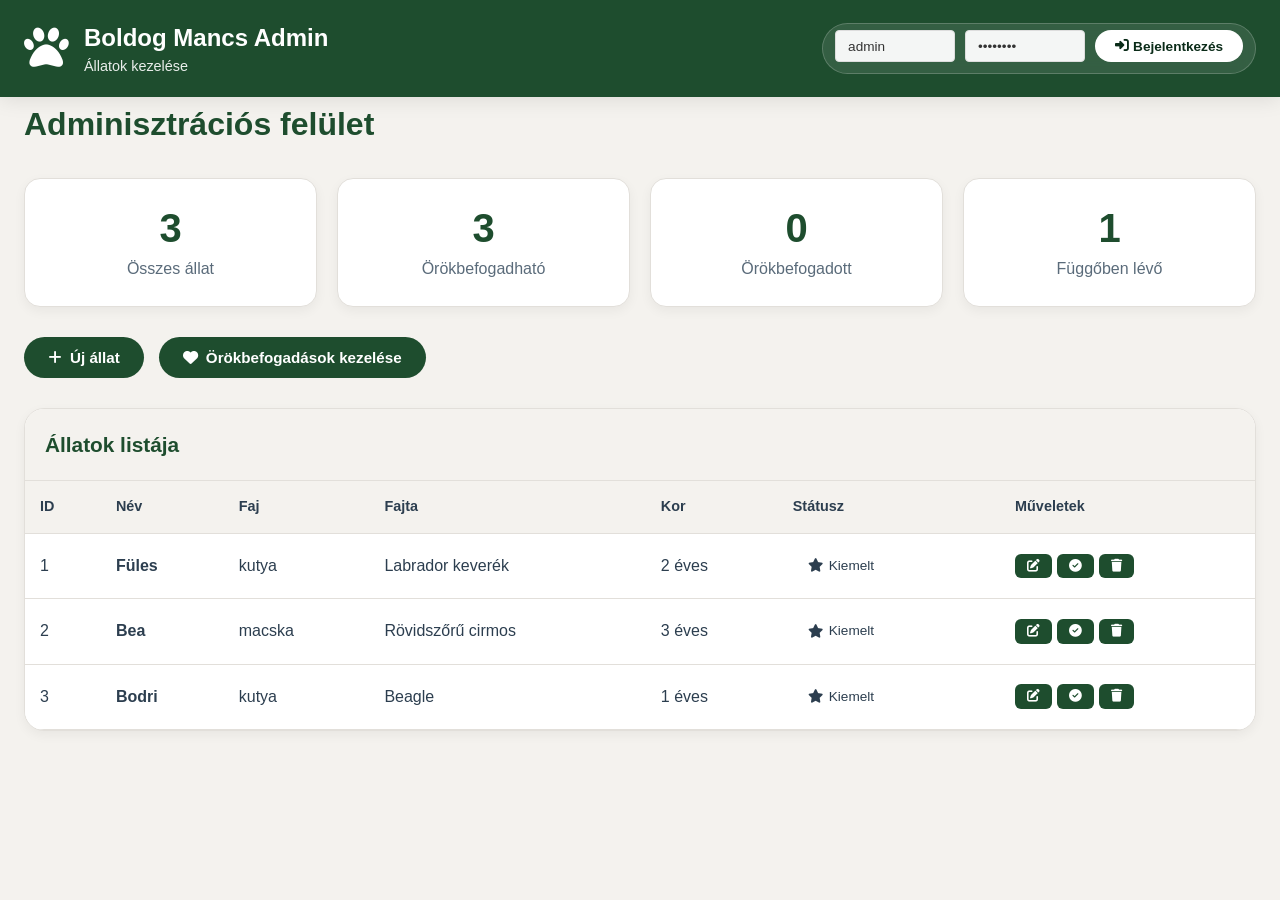
<file: admin.html>
<!DOCTYPE html>
<html lang="hu">
<head>
    <meta charset="UTF-8">
    <meta name="viewport" content="width=device-width, initial-scale=1.0">
    <title>Admin - Boldog Mancs Állatmenhely</title>
    <link rel="stylesheet" href="https://cdnjs.cloudflare.com/ajax/libs/font-awesome/6.4.0/css/all.min.css">
    <link href="https://fonts.googleapis.com/css2?family=Montserrat:wght@400;500;600;700&family=Poppins:wght@300;400;500;600&display=swap" rel="stylesheet">
    <link rel="stylesheet" href="admin.css">
</head>
<body>
<header id="mainHeader" style="background: var(--primary); box-shadow: 0 2px 20px rgba(0,0,0,0.1);">
    <div class="container">
        <div class="logo">
            <a href="index.html" style="text-decoration: none; color: inherit; display: flex; align-items: center; gap: 15px;">
                <div class="logo-icon">
                    <i class="fas fa-paw"></i>
                </div>
                <div class="logo-text">
                    <h1 style="font-size: 1.5rem; margin: 0;">Boldog Mancs Admin</h1>
                    <p style="margin: 0; font-size: 0.9rem;">Állatok kezelése</p>
                </div>
            </a>
        </div>
        
        <!-- BEJELENTKEZÉS vagy ADMIN MENÜ -->
        <div id="authSection" style="margin-left: auto; display: flex; gap: 10px; align-items: center;">
            <!-- Bejelentkezés űrlap, ha nincs bejelentkezve -->
            <div id="loginFormContainer" style="display: none;">
                <form id="quickLoginForm" style="display: flex; gap: 10px; align-items: center;">
                    <input type="text" id="loginUsername" placeholder="Felhasználónév" 
                           style="padding: 8px 12px; border: 1px solid #ddd; border-radius: 4px;" 
                           value="admin">
                    <input type="password" id="loginPassword" placeholder="Jelszó" 
                           style="padding: 8px 12px; border: 1px solid #ddd; border-radius: 4px;" 
                           value="admin123">
                    <button type="submit" class="btn" style="padding: 8px 20px;">
                        <i class="fas fa-sign-in-alt"></i> Bejelentkezés
                    </button>
                </form>
                <div id="loginError" style="color: red; font-size: 12px; margin-top: 5px;"></div>
            </div>
            
            <!-- Admin menü, ha be van jelentkezve -->
            <div id="adminMenu" style="display: none; display: flex; gap: 10px; align-items: center;">
                <span id="welcomeMessage" style="font-weight: 500;"></span>
                <button class="btn" style="background: transparent; border: 2px solid white;" onclick="window.location.href='index.html'">
                    <i class="fas fa-home"></i> Főoldal
                </button>
                <button class="btn" style="background: var(--accent);" onclick="logout()">
                    <i class="fas fa-sign-out-alt"></i> Kijelentkezés
                </button>
            </div>
        </div>
    </div>
</header>

<div class="admin-container">
    <h2>Adminisztrációs felület</h2>
    
    <div class="admin-stats" id="adminStats">
        <div class="stat-card">
            <span class="stat-number" id="totalAnimals">0</span>
            <span>Összes állat</span>
        </div>
        <div class="stat-card">
            <span class="stat-number" id="availableAnimals">0</span>
            <span>Örökbefogadható</span>
        </div>
        <div class="stat-card">
            <span class="stat-number" id="adoptedAnimals">0</span>
            <span>Örökbefogadott</span>
        </div>
        <div class="stat-card">
            <span class="stat-number" id="pendingAdoptions">0</span>
            <span>Függőben lévő</span>
        </div>
    </div>

    <div class="admin-actions">
        <button class="btn" onclick="showAddAnimalModal()">
            <i class="fas fa-plus"></i> Új állat
        </button>
        <button class="btn" onclick="window.location.href='admin_adoptions.html'">
            <i class="fas fa-heart"></i> Örökbefogadások kezelése
        </button>
    </div>

    <div class="animals-table">
        <h3 style="padding: 20px; margin: 0;">Állatok listája</h3>
        <table>
            <thead>
                <tr>
                    <th>ID</th>
                    <th>Név</th>
                    <th>Faj</th>
                    <th>Fajta</th>
                    <th>Kor</th>
                    <th>Státusz</th>
                    <th>Műveletek</th>
                </tr>
            </thead>
            <tbody id="animalsTableBody">
                <!-- Állatok ide kerülnek -->
            </tbody>
        </table>
    </div>
</div>

<!-- Új állat modal - JAVÍTVA: admin-modal osztállyal -->
<div id="addAnimalModal" class="admin-modal" style="display: none;">
    <div class="admin-modal-content">
        <div class="admin-modal-header">
            <h2><i class="fas fa-paw"></i> Új állat hozzáadása</h2>
            <span class="admin-modal-close" onclick="closeAddAnimalModal()">&times;</span>
        </div>
        <div class="admin-modal-body">
            <form id="addAnimalForm">
                <div class="form-row">
                    <div class="form-group">
                        <label for="addName">Név *</label>
                        <input type="text" id="addName" name="name" required>
                    </div>
                    <div class="form-group">
                        <label for="addType">Faj *</label>
                        <select id="addType" name="type" required>
                            <option value="">Válassz...</option>
                            <option value="kutya">Kutya</option>
                            <option value="macska">Macska</option>
                        </select>
                    </div>
                </div>
                
                <div class="form-row">
                    <div class="form-group">
                        <label for="addBreed">Fajta</label>
                        <input type="text" id="addBreed" name="breed">
                    </div>
                    <div class="form-group">
                        <label for="addAge">Kor</label>
                        <input type="text" id="addAge" name="age" placeholder="pl.: 2 éves">
                    </div>
                </div>
                
                <div class="form-row">
                    <div class="form-group">
                        <label for="addGender">Nem</label>
                        <select id="addGender" name="gender">
                            <option value="Hím">Hím</option>
                            <option value="Nőstény">Nőstény</option>
                        </select>
                    </div>
                    <div class="form-group">
                        <label for="addSize">Méret</label>
                        <select id="addSize" name="size">
                            <option value="kis">Kis</option>
                            <option value="kozepes" selected>Közepes</option>
                            <option value="nagy">Nagy</option>
                            <option value="kozepes-nagy">Közepes-nagy</option>
                        </select>
                    </div>
                </div>
                
                <div class="form-group">
                    <label for="addDescription">Leírás</label>
                    <textarea id="addDescription" name="description" rows="3"></textarea>
                </div>
                
                <div class="form-group">
                    <label for="addImage">Kép URL</label>
                    <input type="text" id="addImage" name="image" placeholder="pl.: img/kutyam.jpg">
                </div>
                
                <div class="form-row">
                    <div class="form-group" style="display: flex; align-items: center; gap: 8px;">
                        <input type="checkbox" id="addFeatured" name="featured" style="width: auto;">
                        <label for="addFeatured" style="margin: 0;">Kiemelt</label>
                    </div>
                    <div class="form-group" style="display: flex; align-items: center; gap: 8px;">
                        <input type="checkbox" id="addUrgent" name="urgent" style="width: auto;">
                        <label for="addUrgent" style="margin: 0;">Sürgős eset</label>
                    </div>
                    <div class="form-group" style="display: flex; align-items: center; gap: 8px;">
                        <input type="checkbox" id="addAdopted" name="adopted" style="width: auto;">
                        <label for="addAdopted" style="margin: 0;">Örökbefogadott</label>
                    </div>
                </div>
                
                <div class="form-actions">
                    <button type="submit" class="submit-btn">Mentés</button>
                    <button type="button" class="cancel-btn" onclick="closeAddAnimalModal()">Mégse</button>
                </div>
            </form>
        </div>
    </div>
</div>

<!-- Először a külső admin.js betöltése -->
<script src="admin.js"></script>

</body>
</html>
</file>
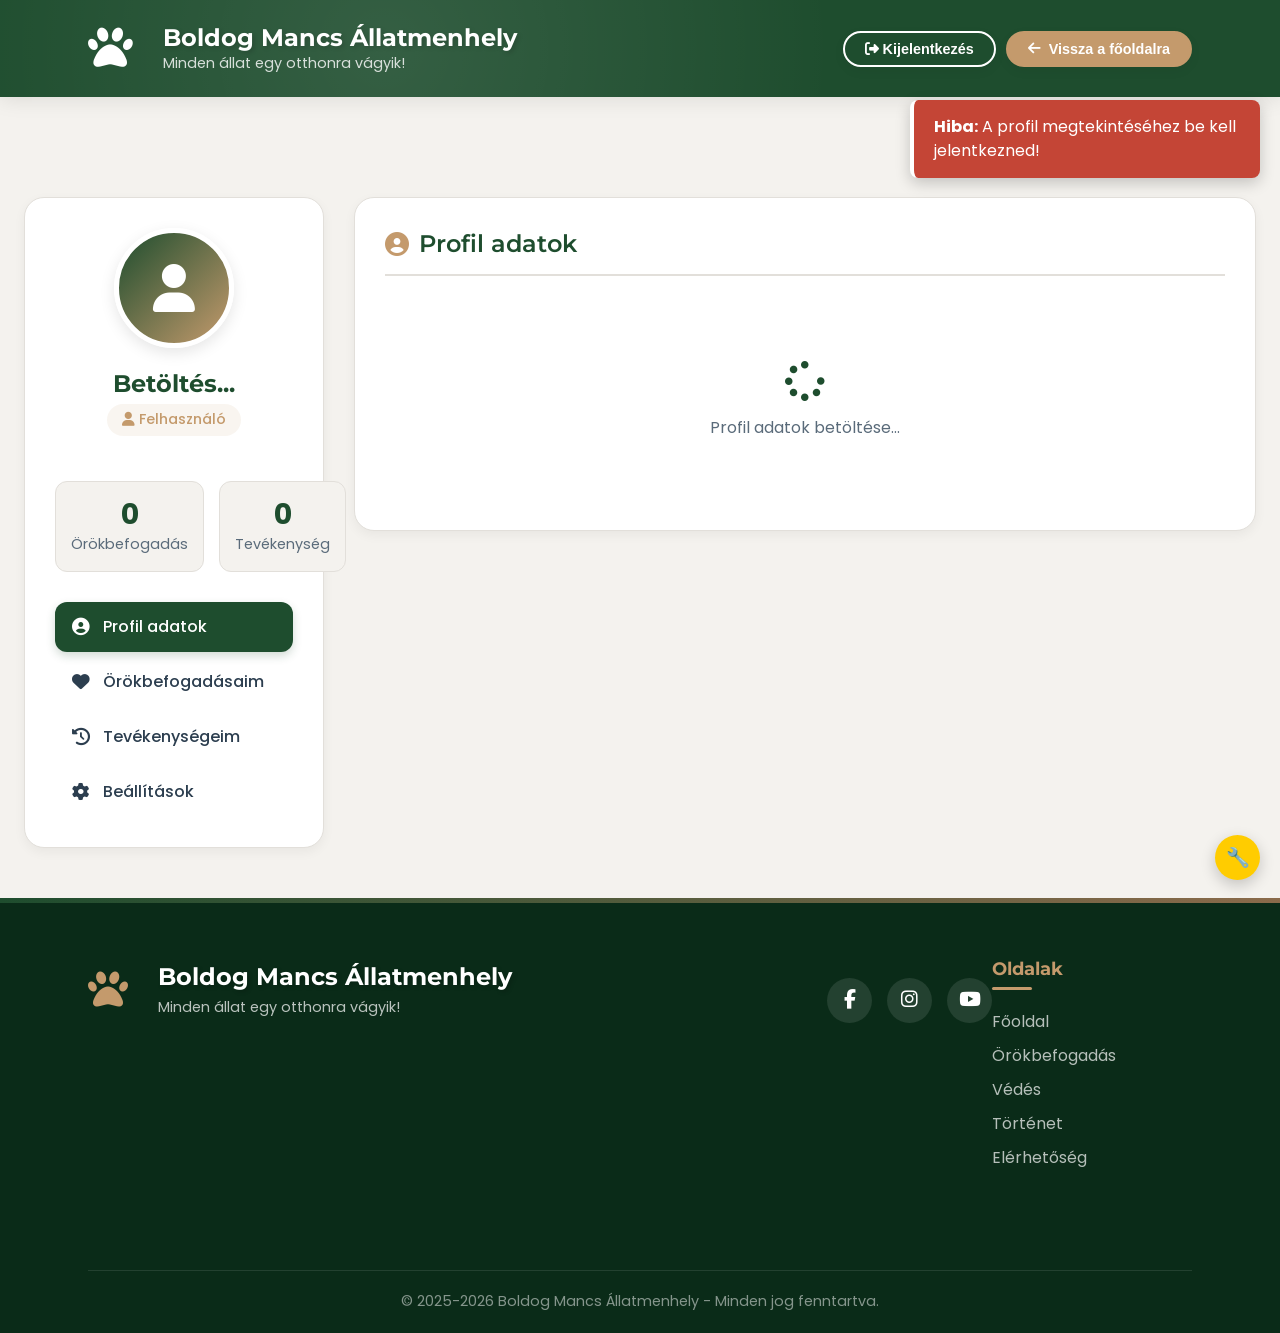
<file: profile.html>
<!DOCTYPE html>
<html lang="hu">
<head>
    <meta charset="UTF-8">
    <meta name="viewport" content="width=device-width, initial-scale=1.0">
    <title>Profil - Boldog Mancs Állatmenhely</title>
    <link rel="stylesheet" href="https://cdnjs.cloudflare.com/ajax/libs/font-awesome/6.4.0/css/all.min.css">
    <link href="https://fonts.googleapis.com/css2?family=Montserrat:wght@400;500;600;700&family=Poppins:wght@300;400;500;600&display=swap" rel="stylesheet">
    <link rel="stylesheet" href="style.css">
    <link rel="stylesheet" href="profil.css">
     <link rel="icon" type="image/x-icon" href="favicon.ico">
    <link rel="apple-touch-icon" sizes="180x180" href="img/logo.png">
    <link rel="icon" type="image/png" sizes="32x32" href="img/logo.png">
    <link rel="icon" type="image/png" sizes="16x16" href="img/logo.png">
</head>
<body>
    <!-- Hibakezelő elemek -->
    <div id="errorMessage" class="error-message"></div>
    <div id="debugPanel"></div>
    <button id="debugToggle" onclick="toggleDebug()">🔧</button>

    <!-- Fejléc -->
    <header id="mainHeader" style="background: --gradient; box-shadow: 0 2px 20px rgba(0,0,0,0.1);">
        <div class="container">
            <div class="logo">
                <a href="index.html" style="text-decoration: none; color: inherit; display: flex; align-items: center; gap: 15px;">
                    <div class="logo-icon">
                        <i class="fas fa-paw"></i>
                    </div>
                    <div class="logo-text">
                        <h1 style="font-size: 1.5rem; margin: 0;">Boldog Mancs Állatmenhely</h1>
                        <p style="margin: 0; font-size: 0.9rem;">Minden állat egy otthonra vágyik!</p>
                    </div>
                </a>
            </div>
            
            <div id="authButtons" style="margin-left: auto; display: flex; gap: 10px; align-items: center;">
                <button id="logoutBtn" class="btn" onclick="logout()" 
                        style="background: transparent; border: 2px solid var(--white);">
                    <i class="fas fa-sign-out-alt"></i> Kijelentkezés
                </button>
                <button id="profileBackBtn" class="btn" onclick="window.location.href='index.html'" 
                        style="background: var(--accent);">
                    <i class="fas fa-arrow-left"></i> Vissza a főoldalra
                </button>
            </div>
        </div>
    </header>

    <!-- Profil tartalom -->
    <div class="profile-container">
        <!-- Oldalsáv -->
        <aside class="profile-sidebar">
            <div class="profile-header">
                <div class="profile-avatar" id="userAvatar">
                    <i class="fas fa-user"></i>
                </div>
                <h2 id="userFullName">Betöltés...</h2>
                <div class="profile-role" id="userRoleBadge">
                    <i class="fas fa-user"></i> Felhasználó
                </div>
                
                <div class="profile-stats">
                    <div class="stat-item">
                        <span class="stat-number" id="totalAdoptionsStat">0</span>
                        <span class="stat-label">Örökbefogadás</span>
                    </div>
                    <div class="stat-item">
                        <span class="stat-number" id="activityCount">0</span>
                        <span class="stat-label">Tevékenység</span>
                    </div>
                </div>
            </div>

            <nav class="profile-nav">
                <a href="#" class="active" onclick="showSection('profile')">
                    <i class="fas fa-user-circle"></i>
                    <span>Profil adatok</span>
                </a>
                <a href="#" onclick="showSection('adoptions')">
                    <i class="fas fa-heart"></i>
                    <span>Örökbefogadásaim</span>
                </a>
                <a href="#" onclick="showSection('activity')">
                    <i class="fas fa-history"></i>
                    <span>Tevékenységeim</span>
                </a>
                <a href="#" onclick="showSection('settings')">
                    <i class="fas fa-cog"></i>
                    <span>Beállítások</span>
                </a>
            </nav>
        </aside>

        <!-- Fő tartalom -->
        <main class="profile-content">
            <!-- Profil adatok -->
            <section id="profileSection" class="profile-section">
                <div class="section-header">
                    <h3><i class="fas fa-user-circle"></i> Profil adatok</h3>
                </div>

                <div class="loading" id="profileLoading">
                    <i class="fas fa-spinner"></i>
                    <p>Profil adatok betöltése...</p>
                </div>

                <div class="info-grid" id="profileInfo" style="display: none;">
                    <!-- Profil adatok ide jönnek -->
                </div>
            </section>

            <!-- Örökbefogadások -->
            <section id="adoptionsSection" class="profile-section" style="display: none;">
                <div class="section-header">
                    <h3><i class="fas fa-heart"></i> Örökbefogadásaim</h3>
                    <span class="stat-number" id="adoptionsCount">0 örökbefogadás</span>
                </div>

                <div class="loading" id="adoptionsLoading">
                    <i class="fas fa-spinner"></i>
                    <p>Örökbefogadások betöltése...</p>
                </div>

                <div id="adoptionsList" class="adoptions-grid" style="display: none;">
                    <!-- Örökbefogadások ide jönnek -->
                </div>

                <div id="noAdoptions" class="empty-state" style="display: none;">
                    <i class="fas fa-heart"></i>
                    <h3>Még nincs örökbefogadásod</h3>
                    <p>Fedezd fel az örökbefogadható állatokat és adj otthont egy szeretetgombócnak!</p>
                    <a href="index.html#adoption" class="btn" style="margin-top: 20px;">
                        <i class="fas fa-paw"></i> Örökbefogadás
                    </a>
                </div>
            </section>

            <!-- Tevékenységek -->
            <section id="activitySection" class="profile-section" style="display: none;">
                <div class="section-header">
                    <h3><i class="fas fa-history"></i> Tevékenységeim</h3>
                </div>

                <div class="loading" id="activityLoading">
                    <i class="fas fa-spinner"></i>
                    <p>Tevékenységek betöltése...</p>
                </div>

                <div id="activityList" style="display: none;">
                    <!-- Tevékenységek ide jönnek -->
                </div>

                <div id="noActivity" class="empty-state" style="display: none;">
                    <i class="fas fa-history"></i>
                    <h3>Még nincs tevékenység</h3>
                    <p>Itt jelennek majd meg a profiloddal kapcsolatos tevékenységeid.</p>
                </div>
            </section>
            
            <!-- Beállítások -->
            <section id="settingsSection" class="profile-section" style="display: none;">
                <div class="section-header">
                    <h3><i class="fas fa-cog"></i> Beállítások</h3>
                </div>
                
                <div id="settingsContent">
                    <div class="info-item">
                        <div class="info-label">Munkamenet adatok</div>
                        <div class="info-value">
                            <button onclick="showSessionInfo()" class="btn" style="margin: 5px;">
                                <i class="fas fa-eye"></i> Session info
                            </button>
                            <button onclick="clearLocalStorage()" class="btn" style="margin: 5px; background: #ff4444;">
                                <i class="fas fa-trash"></i> Adatok törlése
                            </button>
                        </div>
                    </div>
                    
                    <div class="info-item">
                        <div class="info-label">API diagnosztika</div>
                        <div class="info-value">
                            <button onclick="testAPI()" class="btn" style="margin: 5px;">
                                <i class="fas fa-vial"></i> API teszt
                            </button>
                            <button onclick="reloadProfile()" class="btn" style="margin: 5px;">
                                <i class="fas fa-redo"></i> Újratöltés
                            </button>
                        </div>
                    </div>
                    
                    <div id="sessionInfo" style="display: none; margin-top: 20px; padding: 15px; background: #f8f9fa; border-radius: 5px;"></div>
                </div>
            </section>
        </main>
    </div>

    <!-- Lábléc -->
    <footer>
        <div class="container">
            <div class="footer-logo">
                <div class="logo">
                    <div class="logo-icon">
                        <i class="fas fa-paw"></i>
                    </div>
                    <div class="logo-text">
                        <h1>Boldog Mancs Állatmenhely</h1>
                        <p>Minden állat egy otthonra vágyik!</p>
                    </div>
                </div>
                <div class="social-links">
                    <a href="#"><i class="fab fa-facebook-f"></i></a>
                    <a href="#"><i class="fab fa-instagram"></i></a>
                    <a href="#"><i class="fab fa-youtube"></i></a>
                </div>
            </div>
            <div class="footer-links">
                <div class="footer-column">
                    <h4>Oldalak</h4>
                    <ul>
                        <li><a href="index.html">Főoldal</a></li>
                        <li><a href="index.html#adoption">Örökbefogadás</a></li>
                        <li><a href="index.html#about">Védés</a></li>
                        <li><a href="index.html#story">Történet</a></li>
                        <li><a href="index.html#contact">Elérhetőség</a></li>
                    </ul>
                </div>
            </div>
            <div class="copyright">
                <p>&copy; 2025-2026 Boldog Mancs Állatmenhely - Minden jog fenntartva.</p>
            </div>
        </div>
    </footer>

    <script src="profile.js"></script>
    <script>
        // Egyszerű hibakezelő funkciók
        function showError(message) {
            const errorDiv = document.getElementById('errorMessage');
            errorDiv.innerHTML = `<strong>Hiba:</strong> ${message}`;
            errorDiv.style.display = 'block';
            setTimeout(() => {
                errorDiv.style.display = 'none';
            }, 5000);
        }
        
        function toggleDebug() {
            const debugPanel = document.getElementById('debugPanel');
            debugPanel.style.display = debugPanel.style.display === 'block' ? 'none' : 'block';
        }
        
        function showDebugInfo(message) {
            const debugPanel = document.getElementById('debugPanel');
            const time = new Date().toLocaleTimeString();
            debugPanel.innerHTML += `${time}: ${message}<br>`;
            debugPanel.scrollTop = debugPanel.scrollHeight;
        }
        
        window.showError = showError;
        window.showDebugInfo = showDebugInfo;
        
        // Session info megjelenítése
        window.showSessionInfo = function() {
            const sessionInfo = document.getElementById('sessionInfo');
            const token = localStorage.getItem('userToken');
            const username = localStorage.getItem('username');
            
            sessionInfo.innerHTML = `
                <h4>Session információ:</h4>
                <p><strong>Token:</strong> ${token ? token.substring(0, 20) + '...' : 'Nincs'}</p>
                <p><strong>Felhasználónév:</strong> ${username || 'Nincs'}</p>
                <p><strong>Token hossz:</strong> ${token ? token.length : '0'} karakter</p>
                <p><strong>LocalStorage kulcsok:</strong> ${Object.keys(localStorage).join(', ')}</p>
            `;
            sessionInfo.style.display = 'block';
        };
        
        window.clearLocalStorage = function() {
            if (confirm('Biztosan törlöd az összes helyi adatot?')) {
                localStorage.clear();
                showError('Adatok törölve! Oldal újratöltése...');
                setTimeout(() => location.reload(), 1000);
            }
        };
        
        window.testAPI = function() {
            showDebugInfo('API teszt indítása...');
            // A profile.js-ben definiált testAPIConnection függvényt hívja meg
            if (typeof window.testAPIConnection === 'function') {
                window.testAPIConnection();
            } else {
                showError('API teszt funkció nem elérhető');
            }
        };
        
        window.reloadProfile = function() {
            showDebugInfo('Profil újratöltése...');
            location.reload();
        };
    </script>
</body>
</html>
</file>
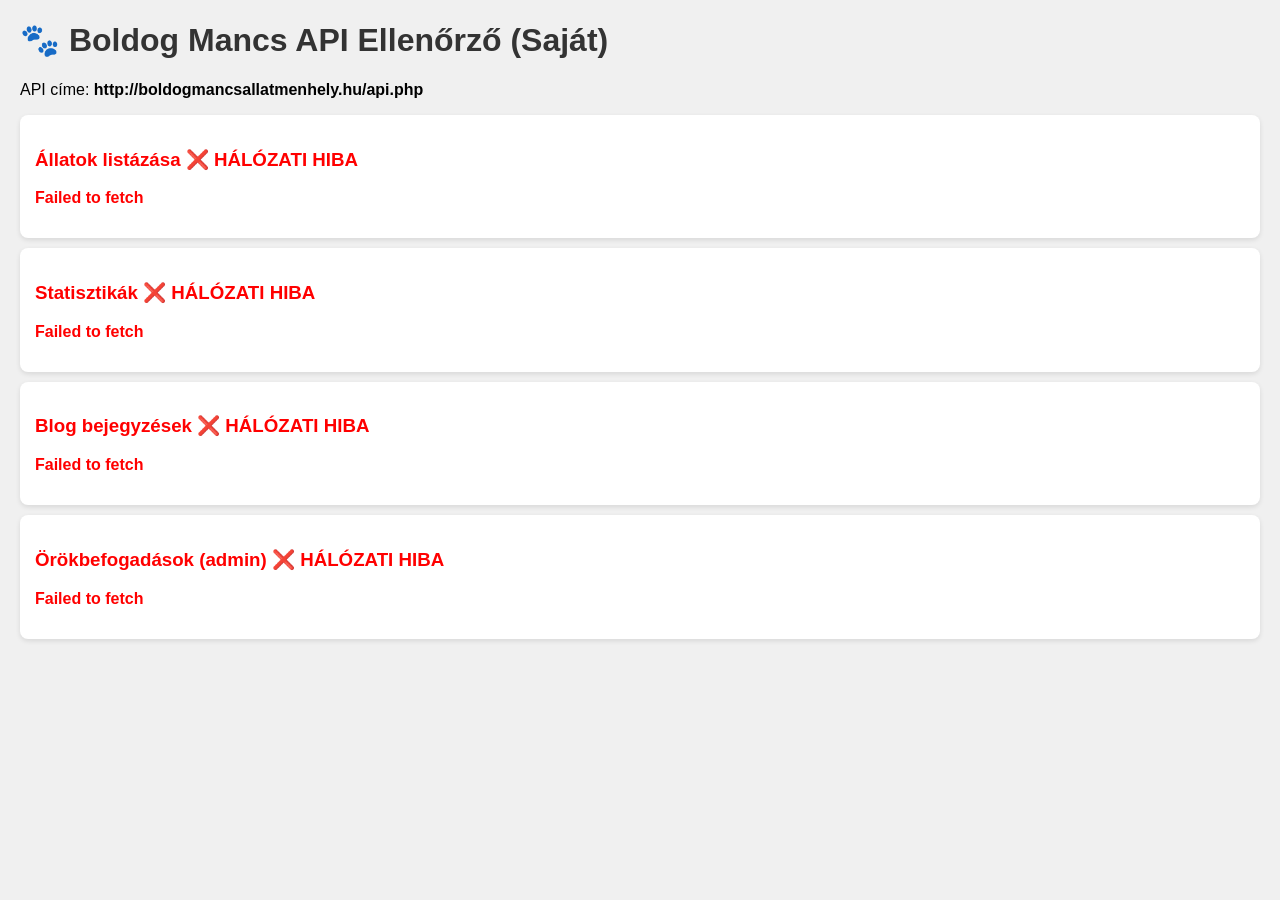
<file: sajat_ellenorzo.html>
<!DOCTYPE html>
<html>
<head>
    <title>Saját API Ellenőrző</title>
    <meta charset="UTF-8">
    <style>
        body { font-family: Arial; margin: 20px; background: #f0f0f0; }
        .card { background: white; border-radius: 8px; padding: 15px; margin: 10px 0; box-shadow: 0 2px 5px rgba(0,0,0,0.1); }
        .ok { color: green; font-weight: bold; }
        .error { color: red; font-weight: bold; }
        pre { background: #f5f5f5; padding: 10px; border-radius: 5px; overflow: auto; }
        h1 { color: #333; }
    </style>
</head>
<body>
    <h1>🐾 Boldog Mancs API Ellenőrző (Saját)</h1>
    <p>API címe: <strong>http://boldogmancsallatmenhely.hu/api.php</strong></p>
    
    <div id="results"></div>

    <script>
    const endpoints = [
        { name: 'Állatok listázása', action: 'animals' },
        { name: 'Statisztikák', action: 'stats' },
        { name: 'Blog bejegyzések', action: 'blog' },
        { name: 'Örökbefogadások (admin)', action: 'adoptions' }
    ];

    async function testApi() {
        const resultsDiv = document.getElementById('results');
        resultsDiv.innerHTML = '<div class="card">Tesztelés folyamatban...</div>';
        
        let html = '';
        
        for (let ep of endpoints) {
            try {
                const url = `http://boldogmancsallatmenhely.hu/api.php?action=${ep.action}`;
                const response = await fetch(url);
                const data = await response.json();
                
                const statusClass = response.ok ? 'ok' : 'error';
                const statusText = response.ok ? '✅ OK' : '❌ HIBA';
                
                let dataPreview = '';
                if (response.ok) {
                    const count = Array.isArray(data) ? data.length : 'objektum';
                    dataPreview = ` (${count} elem)`;
                }
                
                html += `<div class="card">
                    <h3>${ep.name} <span class="${statusClass}">${statusText} ${response.status}</span></h3>
                    <p><strong>URL:</strong> ${url}</p>
                    <pre>${JSON.stringify(data, null, 2).substring(0, 300)}${JSON.stringify(data, null, 2).length > 300 ? '...' : ''}</pre>
                </div>`;
                
            } catch (error) {
                html += `<div class="card error">
                    <h3>${ep.name} <span class="error">❌ HÁLÓZATI HIBA</span></h3>
                    <p>${error.message}</p>
                </div>`;
            }
        }
        
        resultsDiv.innerHTML = html;
    }
    
    testApi();
    </script>
</body>
</html>
</file>
<file: admin.css>
/* =========================
   ADMIN STÍLUSOK - JAVÍTVA (HIBAJAVÍTÁS)
   ========================= */

   :root {
    --primary: #1e4d2e;
    --primary-light: #2d6a3f;
    --primary-dark: #0a2b18;
    --white: #ffffff;
    
    --bg: #f4f2ee;
    --card: #ffffff;
    --text: #2c3e4f;
    --text-light: #5a6b7a;
    --border: #e2dfda;
    --shadow: 0 4px 12px rgba(0, 0, 0, 0.05);
    --shadow-hover: 0 8px 20px rgba(0, 0, 0, 0.08);
    --danger: #c44536;
    --success: #3a6b4b;
    --warning: #d9a066;
    --info: #577b8c;
    --gray: #8f9aa7;
    
    --transition: all 0.3s ease;
}

* {
    margin: 0;
    padding: 0;
    box-sizing: border-box;
}

body {
    font-family: -apple-system, BlinkMacSystemFont, 'Segoe UI', Roboto, Helvetica, Arial, sans-serif;
    background: var(--bg);
    color: var(--text);
    line-height: 1.5;
}

/* HEADER STÍLUSOK - JAVÍTVA */
#mainHeader {
    background: var(--primary) !important;
    box-shadow: 0 2px 20px rgba(0,0,0,0.1);
    position: fixed;
    top: 0;
    left: 0;
    width: 100%;
    z-index: 1000;
    padding: 15px 0;
}

#mainHeader .container {
    display: flex;
    align-items: center;
    justify-content: space-between;
    max-width: 1400px;
    margin: 0 auto;
    padding: 0 24px;
    color: white;
}

.logo {
    display: flex;
    align-items: center;
}

.logo a {
    text-decoration: none;
    color: inherit;
    display: flex;
    align-items: center;
    gap: 15px;
}

.logo-icon {
    font-size: 2.8rem;
    color: white;
    transition: var(--transition);
}

.logo:hover .logo-icon {
    transform: rotate(15deg) scale(1.1);
}

.logo-text h1 {
    font-size: 1.5rem;
    margin: 0;
    color: white;
}

.logo-text p {
    margin: 0;
    font-size: 0.9rem;
    color: rgba(255,255,255,0.9);
}

/* =========================
   BEJELENTKEZÉSI RÉSZ - JAVÍTVA
   ========================= */
#authSection {
    margin-left: auto;
    display: flex;
    gap: 10px;
    align-items: center;
}

#loginFormContainer {
    background: rgba(255, 255, 255, 0.1);
    backdrop-filter: blur(8px);
    padding: 6px 12px;
    border-radius: 40px;
    border: 1px solid rgba(255, 255, 255, 0.2);
}

#quickLoginForm {
    display: flex;
    gap: 6px;
    align-items: center;
}

#quickLoginForm input {
    padding: 6px 12px;
    border: 1px solid rgba(255,255,255,0.3);
    border-radius: 30px;
    background: rgba(255,255,255,0.95);
    font-size: 0.85rem;
    width: 120px;
    height: 32px;
    color: #333;
}

#quickLoginForm input:focus {
    outline: none;
    border-color: #c49a6c;
    box-shadow: 0 0 0 2px rgba(196, 154, 108, 0.3);
}

#quickLoginForm button {
    padding: 6px 14px;
    background: white;
    color: #0a2b18;
    border: none;
    border-radius: 30px;
    font-weight: 600;
    font-size: 0.85rem;
    cursor: pointer;
    height: 32px;
    display: flex;
    align-items: center;
    gap: 4px;
    transition: all 0.2s ease;
}

#quickLoginForm button:hover {
    background: #c49a6c;
    color: white;
    transform: translateY(-2px);
}

#loginError {
    color: #ffb3b3;
    font-size: 0.7rem;
    margin-top: 2px;
    text-align: center;
}

/* Admin menü (bejelentkezett állapot) */
#adminMenu {
    display: flex;
    gap: 8px;
    align-items: center;
    background: rgba(255, 255, 255, 0.1);
    backdrop-filter: blur(8px);
    padding: 4px 12px;
    border-radius: 40px;
    border: 1px solid rgba(255, 255, 255, 0.2);
}

#welcomeMessage {
    font-weight: 500;
    font-size: 0.9rem;
    color: white;
    padding: 0 6px;
    white-space: nowrap;
}

#adminMenu .btn {
    padding: 5px 12px;
    font-size: 0.85rem;
    border-radius: 30px;
    background: white;
    color: white;
    border: none;
    font-weight: 600;
    cursor: pointer;
    height: 30px;
    display: flex;
    align-items: center;
    gap: 4px;
    transition: all 0.2s ease;
}

#adminMenu .btn:hover {
    background: #0a2b18;
    color: white;
    transform: translateY(-2px);
}

#adminMenu .btn:last-child {
    background: #0a2b18;
    color: white;
    border: 2px solid white;
}

#adminMenu .btn:last-child:hover {
    background: #0a2b18;
    border: 2px solid white;

}

/* =========================
   ADMIN TARTALOM
   ========================= */
.admin-container {
    max-width: 1400px;
    margin: 100px auto 50px;
    padding: 0 24px;
}

.admin-container h2 {
    font-size: 2rem;
    margin-bottom: 30px;
    color: var(--primary);
}

.admin-stats {
    display: grid;
    grid-template-columns: repeat(auto-fit, minmax(250px, 1fr));
    gap: 20px;
    margin-bottom: 30px;
}

.stat-card {
    background: white;
    padding: 25px;
    border-radius: 16px;
    box-shadow: var(--shadow);
    text-align: center;
    transition: var(--transition);
    border: 1px solid var(--border);
}

.stat-card:hover {
    transform: translateY(-3px);
    box-shadow: var(--shadow-hover);
}

.stat-number {
    font-size: 2.5rem;
    font-weight: 700;
    color: var(--primary);
    display: block;
    line-height: 1.2;
    margin-bottom: 5px;
}

.stat-card span:last-child {
    color: var(--text-light);
    font-size: 1rem;
    font-weight: 500;
}

.admin-actions {
    display: flex;
    gap: 15px;
    margin-bottom: 30px;
    flex-wrap: wrap;
}

.btn {
    padding: 12px 24px;
    border: none;
    border-radius: 40px;
    cursor: pointer;
    font-weight: 600;
    font-size: 0.95rem;
    background: var(--primary);
    color: white;
    transition: var(--transition);
    display: inline-flex;
    align-items: center;
    gap: 8px;
    text-decoration: none;
}

.btn:hover {
    background: var(--primary-dark);
    transform: translateY(-2px);
    box-shadow: var(--shadow-hover);
}

.animals-table {
    background: white;
    border-radius: 20px;
    overflow: hidden;
    box-shadow: var(--shadow);
    border: 1px solid var(--border);
}

.animals-table h3 {
    padding: 20px;
    margin: 0;
    font-size: 1.3rem;
    color: var(--primary);
    border-bottom: 1px solid var(--border);
    background: var(--bg);
}

table {
    width: 100%;
    border-collapse: collapse;
}

th, td {
    padding: 15px;
    text-align: left;
    border-bottom: 1px solid var(--border);
}

th {
    background: var(--bg);
    color: var(--text);
    font-weight: 600;
    font-size: 0.9rem;
}

td {
    background: white;
}

tbody tr:hover td {
    background: #faf9f7;
}

/* Státusz badge-ek */
.status-badge {
    padding: 6px 14px;
    border-radius: 40px;
    font-size: 0.85rem;
    font-weight: 500;
    display: inline-flex;
    align-items: center;
    gap: 6px;
    text-align: center;
    min-width: 100px;
    border: 1px solid transparent;
}

.status-available {
    background: #e3f0e8;
    color: #1e6b3b;
    border-color: #b8d9c7;
}

.status-adopted {
    background: #e1f0f5;
    color: #166b7a;
    border-color: #b8d9e5;
}

.status-urgent {
    background: #ffebee;
    color: #c62828;
    border-color: #ffcdd2;
}

/* Művelet gombok */
.action-buttons {
    display: flex;
    gap: 5px;
    flex-wrap: wrap;
}

.btn-sm {
    padding: 6px 12px;
    font-size: 0.8rem;
    border-radius: 6px;
    background: var(--primary);
    color: white;
    border: none;
    cursor: pointer;
    transition: var(--transition);
}

.btn-sm:hover {
    transform: translateY(-2px);
    box-shadow: 0 4px 8px rgba(0,0,0,0.1);
}

.btn-sm.edit {
    background: var(--info);
}

.btn-sm.delete {
    background: var(--danger);
}

/* =========================
   MODAL STÍLUSOK
   ========================= */
.admin-modal {
    display: none;
    position: fixed;
    top: 0;
    left: 0;
    width: 100%;
    height: 100%;
    background: rgba(0,0,0,0.5);
    z-index: 2000;
    align-items: center;
    justify-content: center;
}

.admin-modal-content {
    background: white;
    border-radius: 20px;
    width: 90%;
    max-width: 600px;
    max-height: 90vh;
    overflow-y: auto;
    box-shadow: 0 20px 40px rgba(0,0,0,0.15);
    animation: modalFade 0.2s ease;
}

@keyframes modalFade {
    from { opacity: 0; transform: translateY(-20px); }
    to { opacity: 1; transform: translateY(0); }
}

.admin-modal-header {
    background: var(--primary);
    color: white;
    padding: 18px 24px;
    display: flex;
    justify-content: space-between;
    align-items: center;
    border-top-left-radius: 20px;
    border-top-right-radius: 20px;
}

.admin-modal-header h2 {
    margin: 0;
    font-size: 1.5rem;
    display: flex;
    align-items: center;
    gap: 10px;
    color: white;
}

.admin-modal-close {
    background: rgba(255,255,255,0.2);
    border: none;
    color: white;
    width: 36px;
    height: 36px;
    border-radius: 50%;
    display: flex;
    align-items: center;
    justify-content: center;
    cursor: pointer;
    font-size: 1.5rem;
    transition: var(--transition);
}

.admin-modal-close:hover {
    background: rgba(255,255,255,0.3);
    transform: rotate(90deg);
}

.admin-modal-body {
    padding: 24px;
}

/* =========================
   ŰRLAP STÍLUSOK
   ========================= */
.form-row {
    display: grid;
    grid-template-columns: 1fr 1fr;
    gap: 15px;
    margin-bottom: 15px;
}

.form-group {
    margin-bottom: 15px;
}

.form-group label {
    display: block;
    margin-bottom: 5px;
    font-weight: 500;
    color: var(--text);
    font-size: 0.95rem;
}

.form-group input,
.form-group select,
.form-group textarea {
    width: 100%;
    padding: 10px 14px;
    border: 1px solid var(--border);
    border-radius: 8px;
    font-size: 0.95rem;
    transition: var(--transition);
    font-family: inherit;
    background: white;
}

.form-group input:focus,
.form-group select:focus,
.form-group textarea:focus {
    border-color: var(--primary);
    box-shadow: 0 0 0 3px rgba(30, 77, 46, 0.1);
    outline: none;
}

.form-group input[type="checkbox"] {
    width: auto;
    margin-right: 5px;
}

.form-group:has(input[type="checkbox"]) {
    display: flex;
    align-items: center;
    gap: 8px;
}

.form-group:has(input[type="checkbox"]) label {
    margin: 0;
}

.form-actions {
    display: flex;
    gap: 10px;
    justify-content: flex-end;
    margin-top: 20px;
}

.submit-btn {
    background: var(--primary);
    color: white;
    border: none;
    padding: 12px 24px;
    border-radius: 8px;
    cursor: pointer;
    font-weight: 600;
    transition: var(--transition);
}

.submit-btn:hover {
    background: var(--primary-dark);
    transform: translateY(-2px);
}

.cancel-btn {
    background: var(--gray);
    color: white;
    border: none;
    padding: 12px 24px;
    border-radius: 8px;
    cursor: pointer;
    font-weight: 600;
    transition: var(--transition);
}

.cancel-btn:hover {
    background: #7b8794;
    transform: translateY(-2px);
}

/* =========================
   RESZPONZÍV
   ========================= */
@media (max-width: 768px) {
    #mainHeader .container {
        flex-direction: column;
        gap: 15px;
    }
    
    #authSection {
        width: 100%;
        justify-content: center;
    }
    
    #quickLoginForm {
        flex-wrap: wrap;
        justify-content: center;
    }
    
    #quickLoginForm input {
        width: 140px;
    }
    
    #adminMenu {
        flex-wrap: wrap;
        justify-content: center;
    }
    
    .admin-container {
        margin-top: 150px;
    }
    
    .form-row {
        grid-template-columns: 1fr;
    }
    
    table {
        display: block;
        overflow-x: auto;
    }
    
    .admin-actions {
        justify-content: center;
    }
}

@media (max-width: 480px) {
    .admin-stats {
        grid-template-columns: 1fr;
    }
    
    .stat-card {
        padding: 20px;
    }
    
    .stat-number {
        font-size: 2rem;
    }
    
    .btn {
        width: 100%;
        justify-content: center;
    }
    
    .admin-modal-content {
        width: 95%;
    }
    
    .admin-modal-header h2 {
        font-size: 1.2rem;
    }
}
</file>
<file: style.css>
/* Alap stílusok */
* {
    margin: 0;
    padding: 0;
    box-sizing: border-box;
}

:root {
    --primary: #1a472a;
    --secondary: #2d5a3d;
    --accent: #4a7c59;
    --light: #f0f7f4;
    --dark: #0d1f14;
    --success: #2a9d8f;
    --warning: #e9c46a;
    --text: #2c3e2d;
    --white: #ffffff;
    --gradient: linear-gradient(135deg, var(--primary) 0%, var(--secondary) 100%);
    --shadow: 0 10px 30px rgba(26, 71, 42, 0.1);
    --transition: all 0.4s cubic-bezier(0.175, 0.885, 0.32, 1.275);
}

body {
    font-family: 'Poppins', 'Segoe UI', Tahoma, Geneva, Verdana, sans-serif;
    line-height: 1.7;
    color: var(--text);
    background-color: var(--light);
    overflow-x: hidden;
}

h1, h2, h3, h4, h5, h6 {
    font-family: 'Montserrat', sans-serif;
    font-weight: 700;
    line-height: 1.3;
}

.container {
    width: 90%;
    max-width: 1200px;
    margin: 0 auto;
    padding: 0 15px;
}

section {
    padding: 100px 0;
}

.section-title {
    text-align: center;
    margin-bottom: 60px;
    position: relative;
}

.section-title h2 {
    font-size: 2.8rem;
    color: var(--primary);
    margin-bottom: 20px;
    display: inline-block;
}

.section-title p {
    font-size: 1.2rem;
    max-width: 700px;
    margin: 0 auto;
    color: var(--text);
}

.section-title::after {
    content: '';
    display: block;
    width: 80px;
    height: 5px;
    background: var(--accent);
    margin: 20px auto;
    border-radius: 3px;
}

.btn {
    display: inline-block;
    background: var(--gradient);
    color: var(--white);
    padding: 14px 32px;
    border-radius: 50px;
    text-decoration: none;
    font-weight: 600;
    font-size: 1.1rem;
    box-shadow: var(--shadow);
    transition: var(--transition);
    border: none;
    cursor: pointer;
    position: relative;
    overflow: hidden;
    z-index: 1;
}

.btn::before {
    content: '';
    position: absolute;
    top: 0;
    left: 0;
    width: 0%;
    height: 100%;
    background: var(--accent);
    transition: var(--transition);
    z-index: -1;
}

.btn:hover::before {
    width: 100%;
}

.btn:hover {
    transform: translateY(-5px);
    box-shadow: 0 15px 25px rgba(26, 71, 42, 0.2);
}

.btn-accent {
    background: var(--accent);
}

.btn-accent::before {
    background: var(--secondary);
}

/* Fejléc */
/* Alap header */
header {
    background: var(--gradient);
    color: var(--white);
    padding: 25px 0; /* Növeld meg az alap paddinget */
    box-shadow: 0 5px 20px rgba(0,0,0,0.1);
    
    transition: all 0.3s ease; /* Simább átmenet */
}

/* Görgetéskor (scroll) */
header.scrolled {
    padding: 10px 0; /* Összébb megy */
    background: rgba(26, 71, 42, 0.95);
    backdrop-filter: blur(10px);
    box-shadow: 0 5px 30px rgba(0,0,0,0.2);
}

/* Logo méret is változhat */
header.scrolled .logo-text h1 {
    font-size: 1.5rem; /* Kisebb logo szöveg */
    transition: all 0.3s ease;
}

header.scrolled .logo-icon {
    font-size: 2.2rem; /* Kisebb ikon */
}

header .container {
    display: flex;
    justify-content: space-between;
    align-items: center;
    flex-wrap: wrap;
}


@keyframes headerFadeIn {
    from {
        opacity: 0;
        transform: translateY(-20px);
    }
    to {
        opacity: 1;
        transform: translateY(0);
    }
}
/* Linkek alatt szaladó vonal */
nav ul li a {
    position: relative;
    overflow: hidden;
}

nav ul li a::after {
    content: '';
    position: absolute;
    bottom: 0;
    left: -100%; /* Balról jön */
    width: 100%;
    height: 2px;
    background: var(--white);
    transition: left 0.3s ease;
}

nav ul li a:hover::after {
    left: 0; /* Átszalad */
}

/* Vagy alulról felfelé */
nav ul li a::after {
    content: '';
    position: absolute;
    bottom: -5px;
    left: 0;
    width: 100%;
    height: 2px;
    background: var(--white);
    transform: scaleX(0);
    transition: transform 0.3s ease;
}

nav ul li a:hover::after {
    transform: scaleX(1);
}
.logo {
    display: flex;
    align-items: center;
    transition: all 0.3s ease;
}

.logo:hover {
    transform: scale(1.02); /* Kicsit nagyobb lesz */
}

.logo-icon {
    font-size: 2.8rem;
    margin-right: 15px;
    color: var(--white);
    transition: all 0.3s ease;
}

.logo:hover .logo-icon {
    transform: rotate(360deg) scale(1.1); /* Forog és nagyobb */
    transition: transform 0.6s ease;
}
.logo {
    display: flex;
    align-items: center;
}

.logo-icon {
    font-size: 2.8rem;
    margin-right: 15px;
    color: var(--white);
    transition: var(--transition);
}

.logo:hover .logo-icon {
    transform: rotate(15deg) scale(1.1);
}

.logo-text h1 {
    font-size: 1.8rem;
    margin-bottom: 5px;
    text-shadow: 2px 2px 4px rgba(0,0,0,0.2);
}

.logo-text p {
    font-size: 1rem;
    opacity: 0.9;
}

nav ul {
    display: flex;
    list-style: none;
    flex-wrap: wrap;
}

nav ul li {
    margin-left: 25px;
    position: relative;
}

nav ul li a {
    color: var(--white);
    text-decoration: none;
    font-weight: 600;
    font-size: 1.1rem;
    padding: 8px 15px;
    border-radius: 5px;
    transition: var(--transition);
    position: relative;
}

nav ul li a::after {
    content: '';
    position: absolute;
    bottom: 0;
    left: 50%;
    width: 0;
    height: 2px;
    background: var(--white);
    transition: var(--transition);
    transform: translateX(-50%);
}

nav ul li a:hover::after {
    width: 80%;
}

nav ul li a.active {
    background: rgba(255,255,255,0.2);
}

/* =========================
   HERO / SLIDESHOW - JAVÍTVA (TELJES SZÉLESSÉG, KISEBB MAGASSÁG, SIMÁBB)
   ========================= */
   .hero {
    position: relative;
    width: 100%; /* Teljes szélesség */
    height: 60vh; /* KISEBB MAGASSÁG - 60vh a korábbi 80vh helyett */
    min-height: 400px; /* Minimum magasság */
    max-height: 600px; /* Maximum magasság */
    overflow: hidden;
    box-shadow: 0 10px 25px rgba(0, 0, 0, 0.15);
}

.slideshow {
    position: relative;
    height: 100%;
    width: 100%;
    overflow: hidden;
}

.slide {
    position: absolute;
    top: 0;
    left: 0;
    width: 100%;
    height: 100%;
    opacity: 0;
    visibility: hidden; /* Jobb teljesítmény */
    transition: opacity 0.8s ease-in-out, visibility 0.8s ease-in-out; /* Rövidebb átmenet, kevesebb akadozás */
    background-size: cover;
    background-position: center;
    background-repeat: no-repeat;
    display: flex;
    align-items: center;
    justify-content: center;
    will-change: opacity; /* GPU gyorsítás */
}

.slide.active {
    opacity: 1;
    visibility: visible;
    z-index: 2;
}

/* Optimizált képbetöltés */
.slide {
    background-color: #1a472a; /* Fallback szín */
}

/* Enyhe overlay - nem túl sötét */
.slide::before {
    content: '';
    position: absolute;
    top: 0;
    left: 0;
    width: 100%;
    height: 100%;
    background: linear-gradient(to right, rgba(26, 71, 42, 0.7) 0%, rgba(45, 90, 61, 0.5) 100%);

    z-index: 1;
    pointer-events: none; /* Átlátszó a kattintásokhoz */
}

.slide-content {
    text-align: center;
    color: white;
    padding: 35px 40px;
    border-radius: 20px;
    max-width: 700px;
    width: 90%;
    margin: 0 20px;
    position: relative;
    z-index: 3;
    background: rgba(0, 0, 0, 0.3); /* Átlátszó háttér */
    backdrop-filter: blur(4px);
    -webkit-backdrop-filter: blur(4px);
    border: 1px solid rgba(255, 255, 255, 0.15);
    transform: translateY(20px);
    opacity: 0;
    transition: transform 0.6s ease, opacity 0.6s ease;
    box-shadow: 0 10px 25px rgba(0, 0, 0, 0.2);
    pointer-events: auto;
}

.slide.active .slide-content {
    transform: translateY(0);
    opacity: 1;
}

.slide-content h2 {
    font-size: 2.8rem;
    margin-bottom: 15px;
    text-shadow: 2px 2px 6px rgba(0, 0, 0, 0.5);
    line-height: 1.2;
    font-weight: 700;
}

.slide-content p {
    font-size: 1.2rem;
    margin-bottom: 25px;
    line-height: 1.5;
    text-shadow: 1px 1px 3px rgba(0, 0, 0, 0.4);
}

/* Slideshow gomb - SIMÁBB ÁTMENETTEL */
.slideshow-btn {
    display: inline-block;
    background: #1a472a;
    color: white;
    padding: 12px 28px;
    border-radius: 50px;
    text-decoration: none;
    font-weight: 600;
    font-size: 1.1rem;
    border: none;
    cursor: pointer;
    transition: all 0.2s ease; /* Gyorsabb átmenet */
    box-shadow: 0 4px 12px rgba(0, 0, 0, 0.2);
    border: 1px solid rgba(255, 255, 255, 0.2);
    will-change: transform; /* GPU gyorsítás */
}

.slideshow-btn:hover {
    background: #0a2b18;
    transform: translateY(-2px);
    box-shadow: 0 8px 18px rgba(0, 0, 0, 0.25);
    color: white;
}

.slideshow-btn i {
    margin-right: 6px;
}

/* Slideshow navigációs pontok */
.slideshow-nav {
    position: absolute;
    bottom: 20px;
    left: 0;
    width: 100%;
    display: flex;
    justify-content: center;
    gap: 10px;
    z-index: 10;
    pointer-events: none;
}

.slideshow-dot {
    width: 10px;
    height: 10px;
    border-radius: 50%;
    background-color: #1a472a;
    cursor: pointer;
    transition: all 0.2s ease;
    border: 2px solid transparent;
    pointer-events: auto;
    will-change: transform; /* GPU gyorsítás */
}

.slideshow-dot.active {
    background: #0a2b18;
    transform: scale(1.3);
    border-color: white;
    box-shadow: 0 0 8px #1a472a;
}

.slideshow-dot:hover {
    background: rgba(255, 255, 255, 0.8);
    transform: scale(1.2);
}

/* Slideshow nyilak - SIMÁBB ÁTMENETTEL */
.slideshow-arrow {
    position: absolute;
    top: 50%;
    transform: translateY(-50%);
    background: rgba(0, 0, 0, 0.3);
    color: white;
    width: 45px;
    height: 45px;
    border-radius: 50%;
    display: flex;
    align-items: center;
    justify-content: center;
    font-size: 1.3rem;
    cursor: pointer;
    transition: all 0.2s ease; 
    z-index: 10;
    border: 2px solid rgba(255, 255, 255, 0.15);
    backdrop-filter: blur(2px);
    will-change: transform, background; 
}

.slideshow-arrow:hover {
    background: #1a472a;
    color: white;
    transform: translateY(-50%) scale(1.05);
    border-color: white;
}

.slideshow-arrow.prev {
    left: 15px;
}

.slideshow-arrow.next {
    right: 15px;
}

/* Reszponzív beállítások */
@media (max-width: 992px) {
    .hero {
        height: 55vh;
        min-height: 350px;
    }
    
    .slide-content h2 {
        font-size: 2.3rem;
    }
    
    .slide-content p {
        font-size: 1.1rem;
    }
}

@media (max-width: 768px) {
    .hero {
        height: 50vh;
        min-height: 300px;
        margin-top: -60px;
    }
    
    .slide-content {
        padding: 25px 30px;
    }
    
    .slide-content h2 {
        font-size: 2rem;
    }
    
    .slide-content p {
        font-size: 1rem;
    }
    
    .slideshow-arrow {
        width: 40px;
        height: 40px;
        font-size: 1.2rem;
    }
}

@media (max-width: 576px) {
    .hero {
        height: 45vh;
        min-height: 280px;
    }
    
    .slide-content {
        padding: 20px;
    }
    
    .slide-content h2 {
        font-size: 1.6rem;
    }
    
    .slide-content p {
        font-size: 0.9rem;
        margin-bottom: 20px;
    }
    
    .slideshow-btn {
        padding: 8px 20px;
        font-size: 0.9rem;
    }
    
    .slideshow-arrow {
        width: 35px;
        height: 35px;
        font-size: 1rem;
    }
    
    .slideshow-arrow.prev {
        left: 8px;
    }
    
    .slideshow-arrow.next {
        right: 8px;
    }
}

/* Állat szekció */
.featured-animals, .adoption-page {
    background-color: var(--light);
    position: relative;
}

.animal-grid {
    display: grid;
    grid-template-columns: repeat(auto-fill, minmax(300px, 1fr));
    gap: 30px;
}

.animal-card {
    background: var(--white);
    border-radius: 15px;
    overflow: hidden;
    box-shadow: var(--shadow);
    transition: var(--transition);
    border: 1px solid rgba(74, 124, 89, 0.1);
}

.animal-card:hover {
    transform: translateY(-15px);
    box-shadow: 0 20px 40px rgba(26, 71, 42, 0.15);
}

.animal-image {
    height: 250px;
    overflow: hidden;
    position: relative;
}

.animal-image img {
    width: 100%;
    height: 100%;
    object-fit: cover;
    transition: transform 0.8s ease;
}

.animal-card:hover .animal-image img {
    transform: scale(1.1);
}

.animal-info {
    padding: 25px;
}

.animal-info h3 {
    font-size: 1.6rem;
    margin-bottom: 10px;
    color: var(--primary);
}

.animal-info p {
    margin-bottom: 20px;
    color: var(--text);
    line-height: 1.6;
}

.animal-features {
    display: flex;
    flex-wrap: wrap;
    gap: 10px;
    margin-bottom: 20px;
}

.feature {
    background: rgba(74, 124, 89, 0.1);
    padding: 6px 12px;
    border-radius: 20px;
    font-size: 0.9rem;
    color: var(--secondary);
    font-weight: 500;
}

.animal-actions {
    display: flex;
    gap: 10px;
}

.adopt-btn, .details-btn, .adopted-btn {
    flex: 1;
    padding: 12px 20px;
    border-radius: 50px;
    font-weight: bold;
    font-size: 1rem;
    transition: var(--transition);
    border: none;
    background-color: #0d1f14;
}

.adopt-btn {
    background: var(--primary);
    color: var(--white);
    cursor: pointer;
}

.adopt-btn:hover {
    background: #264653;
    transform: translateY(-3px);
}

.details-btn {
    background: transparent;
    color: var(--secondary);
    border: 2px solid var(--secondary);
    cursor: pointer;
}

.details-btn:hover {
    background: var(--secondary);
    color: var(--white);
    transform: translateY(-3px);
}

.adopted-btn {
    background-color: #95a5a6;
    color: white;
    cursor: not-allowed;
    opacity: 0.8;
}

/* Örökbefogadott állat stílusok */
.adopted-animal {
    opacity: 0.7;
    filter: grayscale(0.3);
    position: relative;
}

.adopted-animal::before {
    content: '';
    position: absolute;
    top: 0;
    left: 0;
    width: 100%;
    height: 100%;
    background: rgba(255, 255, 255, 0.7);
    z-index: 1;
    border-radius: 15px;
}

.adopted-animal * {
    position: relative;
    z-index: 2;
}

.adopted-label {
    position: absolute;
    top: 15px;
    right: 15px;
    background: #2a9d8f;
    color: white;
    padding: 8px 15px;
    border-radius: 20px;
    font-weight: bold;
    font-size: 0.9rem;
    z-index: 3;
    box-shadow: 0 4px 10px rgba(0,0,0,0.2);
}

.urgent-label {
    position: absolute;
    top: 15px;
    left: 15px;
    background: #e74c3c;
    color: white;
    padding: 8px 15px;
    border-radius: 20px;
    font-weight: bold;
    font-size: 0.9rem;
    z-index: 3;
    box-shadow: 0 4px 10px rgba(0,0,0,0.2);
}

/* Szűrő legördülő menü */
.filter-dropdown {
    position: relative;
    display: inline-block;
    margin-bottom: 15px;
}

.filter-dropdown-button {
    background: var(--white);
    border: 2px solid var(--primary);
    color: var(--primary);
    padding: 12px 25px;
    border-radius: 50px;
    font-weight: bold;
    cursor: pointer;
    transition: var(--transition);
    display: flex;
    align-items: center;
    gap: 10px;
    min-width: 200px;
    justify-content: space-between;
}

.filter-dropdown-button:hover {
    background: rgba(26, 71, 42, 0.1);
}

.filter-dropdown-button .arrow {
    transition: var(--transition);
}

.filter-dropdown-button.active .arrow {
    transform: rotate(180deg);
}

.filter-dropdown-content {
    display: none;
    position: absolute;
    background: var(--white);
    min-width: 250px;
    max-height: 400px;
    overflow-y: auto;
    box-shadow: 0 8px 30px rgba(0,0,0,0.15);
    border-radius: 10px;
    z-index: 1000;
    margin-top: 10px;
    border: 1px solid rgba(26, 71, 42, 0.1);
}

.filter-dropdown-content.show {
    display: block;
    animation: fadeIn 0.3s ease;
}

.filter-dropdown-group {
    padding: 15px;
    border-bottom: 1px solid rgba(26, 71, 42, 0.1);
}

.filter-dropdown-group:last-child {
    border-bottom: none;
}

.filter-dropdown-group h4 {
    margin-bottom: 10px;
    color: var(--primary);
    font-size: 1rem;
    padding-bottom: 5px;
    border-bottom: 2px solid var(--accent);
}

.filter-dropdown-options {
    display: flex;
    flex-direction: column;
    gap: 8px;
}

.filter-dropdown-option {
    display: flex;
    align-items: center;
    gap: 8px;
    padding: 8px 10px;
    border-radius: 5px;
    cursor: pointer;
    transition: var(--transition);
}

.filter-dropdown-option:hover {
    background: rgba(26, 71, 42, 0.05);
}

.filter-dropdown-option.active {
    background: var(--primary);
    color: var(--white);
}

.filter-dropdown-option input[type="checkbox"] {
    margin: 0;
}

.filter-dropdown-option label {
    cursor: pointer;
    flex: 1;
    margin: 0;
}

/* Aktív szűrők címke */
.active-filters-tags {
    display: flex;
    flex-wrap: wrap;
    gap: 10px;
    margin-bottom: 25px;
}

.active-filter-tag {
    display: inline-flex;
    align-items: center;
    background: var(--accent);
    color: white;
    padding: 8px 15px;
    border-radius: 20px;
    font-size: 0.9rem;
    gap: 8px;
}

.active-filter-tag .remove-filter {
    background: none;
    border: none;
    color: white;
    cursor: pointer;
    font-size: 1rem;
    padding: 0;
    width: 20px;
    height: 20px;
    display: flex;
    align-items: center;
    justify-content: center;
    border-radius: 50%;
    transition: var(--transition);
}

.active-filter-tag .remove-filter:hover {
    background: rgba(255, 255, 255, 0.2);
}

/* Szűrő műveletek */
.filter-actions {
    display: flex;
    justify-content: space-between;
    align-items: center;
    margin-bottom: 25px;
    padding: 15px;
    background: var(--light);
    border-radius: 10px;
    box-shadow: var(--shadow);
}

.filter-stats {
    font-size: 0.9rem;
    color: var(--text);
}

.filter-stats span {
    font-weight: bold;
    color: var(--primary);
}

.clear-filters-btn {
    background: transparent;
    border: 2px solid #e74c3c;
    color: #e74c3c;
    padding: 8px 16px;
    border-radius: 20px;
    font-size: 0.9rem;
    cursor: pointer;
    transition: var(--transition);
}

.clear-filters-btn:hover {
    background: #e74c3c;
    color: white;
}

/* "Nincs találat" üzenet */
.no-results {
    grid-column: 1 / -1;
    text-align: center;
    padding: 60px 20px;
    background: var(--white);
    border-radius: 15px;
    box-shadow: var(--shadow);
}

.no-results p {
    font-size: 1.2rem;
    color: var(--text);
    margin-bottom: 20px;
}

/* Bemutatkozás oldal */
.about-page {
    background-color: var(--white);
    position: relative;
    overflow: hidden;
}

.about-content {
    display: grid;
    grid-template-columns: 1fr 1fr;
    gap: 60px;
    align-items: center;
    position: relative;
    z-index: 1;
}

.about-text p {
    margin-bottom: 25px;
    font-size: 1.15rem;
    line-height: 1.8;
}

.shelter-status {
    margin-top: 40px;
}

.shelter-status h3 {
    text-align: center;
    margin-bottom: 30px;
    color: var(--primary);
}

.status-cards {
    display: grid;
    grid-template-columns: repeat(auto-fit, minmax(220px, 1fr));
    gap: 25px;
}

.status-card {
    display: flex;
    align-items: center;
    padding: 25px;
    background: var(--light);
    border-radius: 15px;
    box-shadow: var(--shadow);
    transition: var(--transition);
    border: 1px solid rgba(74, 124, 89, 0.1);
}

.status-card:hover {
    transform: translateY(-10px);
    box-shadow: 0 15px 30px rgba(26, 71, 42, 0.15);
}

.status-icon {
    font-size: 2.5rem;
    color: var(--primary);
    margin-right: 20px;
}

.status-number {
    font-size: 2.5rem;
    font-weight: bold;
    color: var(--primary);
    display: block;
    line-height: 1;
}

.status-label {
    font-size: 1rem;
    color: var(--text);
    font-weight: 500;
}

.team-members {
    display: grid;
    grid-template-columns: repeat(auto-fit, minmax(200px, 1fr));
    gap: 25px;
    margin-top: 40px;
}

.team-member {
    text-align: center;
    padding: 30px 20px;
    border-radius: 15px;
    background: var(--light);
    box-shadow: var(--shadow);
    transition: var(--transition);
    border: 1px solid rgba(74, 124, 89, 0.1);
}

.team-member:hover {
    transform: translateY(-10px);
    box-shadow: 0 15px 30px rgba(26, 71, 42, 0.15);
}

.team-member img {
    width: 140px;
    height: 140px;
    border-radius: 50%;
    object-fit: cover;
    margin-bottom: 20px;
    border: 4px solid var(--accent);
    box-shadow: 0 5px 15px rgba(0,0,0,0.1);
}

.team-member h4 {
    font-size: 1.4rem;
    margin-bottom: 5px;
    color: var(--primary);
}

.team-member p {
    color: var(--text);
    font-size: 1rem;
}

.about-images {
    display: grid;
    grid-template-columns: 1fr 1fr;
    gap: 20px;
}

.about-images img {
    width: 100%;
    border-radius: 15px;
    box-shadow: var(--shadow);
    transition: var(--transition);
}

.about-images img:hover {
    transform: scale(1.03);
}

/* Történet oldal */
.story-page {
    background-color: var(--light);
}

.story-content {
    max-width: 1000px;
    margin: 0 auto;
}

.story-intro {
    display: grid;
    grid-template-columns: 1fr 1fr;
    gap: 60px;
    margin-bottom: 60px;
    align-items: center;
}

.story-text h3 {
    font-size: 2rem;
    color: var(--primary);
    margin-bottom: 20px;
}

.story-text p {
    margin-bottom: 20px;
    font-size: 1.15rem;
    line-height: 1.8;
}

.story-image img {
    width: 100%;
    border-radius: 15px;
    box-shadow: var(--shadow);
    transition: var(--transition);
}

.story-image img:hover {
    transform: scale(1.03);
}

.story-mission {
    margin-bottom: 60px;
}

.story-mission h3 {
    text-align: center;
    font-size: 2rem;
    color: var(--primary);
    margin-bottom: 40px;
}

.mission-cards {
    display: grid;
    grid-template-columns: repeat(auto-fit, minmax(300px, 1fr));
    gap: 30px;
}

.mission-card {
    background: var(--white);
    padding: 40px 30px;
    border-radius: 15px;
    text-align: center;
    box-shadow: var(--shadow);
    transition: var(--transition);
    border: 1px solid rgba(74, 124, 89, 0.1);
}

.mission-card:hover {
    transform: translateY(-10px);
    box-shadow: 0 15px 30px rgba(26, 71, 42, 0.15);
}

.mission-icon {
    font-size: 3rem;
    color: var(--primary);
    margin-bottom: 20px;
}

.mission-card h4 {
    font-size: 1.5rem;
    margin-bottom: 15px;
    color: var(--secondary);
}

.mission-card p {
    line-height: 1.7;
    color: var(--text);
}

.project-story {
    margin-bottom: 60px;
    padding: 40px;
    background: var(--white);
    border-radius: 15px;
    box-shadow: var(--shadow);
}

.project-story h3 {
    font-size: 2rem;
    color: var(--primary);
    margin-bottom: 30px;
    text-align: center;
}

.project-text p {
    margin-bottom: 20px;
    font-size: 1.15rem;
    line-height: 1.8;
}

.project-list {
    list-style: none;
    margin: 30px 0;
    padding: 0;
}

.project-list li {
    margin-bottom: 15px;
    padding-left: 30px;
    position: relative;
    font-size: 1.1rem;
}

.project-list li i {
    position: absolute;
    left: 0;
    top: 3px;
    color: var(--accent);
    font-size: 1.2rem;
}

.values-section {
    margin-bottom: 60px;
}

.values-section h3 {
    text-align: center;
    font-size: 2rem;
    color: var(--primary);
    margin-bottom: 40px;
}

.values-grid {
    display: grid;
    grid-template-columns: repeat(auto-fit, minmax(250px, 1fr));
    gap: 30px;
}

.value-card {
    background: var(--white);
    padding: 30px;
    border-radius: 15px;
    text-align: center;
    box-shadow: var(--shadow);
    transition: var(--transition);
    border: 1px solid rgba(74, 124, 89, 0.1);
}

.value-card:hover {
    transform: translateY(-10px);
    box-shadow: 0 15px 30px rgba(26, 71, 42, 0.15);
}

.value-icon {
    font-size: 2.5rem;
    color: var(--primary);
    margin-bottom: 20px;
}

.value-card h4 {
    font-size: 1.3rem;
    margin-bottom: 15px;
    color: var(--secondary);
}

.value-card p {
    line-height: 1.7;
    color: var(--text);
}

.future-plans {
    margin-bottom: 60px;
    padding: 40px;
    background: var(--white);
    border-radius: 15px;
    box-shadow: var(--shadow);
}

.future-plans h3 {
    font-size: 2rem;
    color: var(--primary);
    margin-bottom: 30px;
    text-align: center;
}

.plans-content {
    display: grid;
    grid-template-columns: repeat(auto-fit, minmax(300px, 1fr));
    gap: 30px;
}

.plan {
    background: var(--light);
    padding: 25px;
    border-radius: 10px;
    transition: var(--transition);
}

.plan:hover {
    background: rgba(74, 124, 89, 0.1);
    transform: translateY(-5px);
}

.plan h4 {
    font-size: 1.3rem;
    margin-bottom: 10px;
    color: var(--primary);
    display: flex;
    align-items: center;
    gap: 10px;
}

.plan h4 i {
    color: var(--accent);
}

.plan p {
    line-height: 1.6;
    color: var(--text);
}

.conclusion {
    display: grid;
    grid-template-columns: 1fr 1fr;
    gap: 60px;
    margin-top: 60px;
    align-items: center;
}

.conclusion-text h3 {
    font-size: 2rem;
    color: var(--primary);
    margin-bottom: 20px;
}

.conclusion-text p {
    margin-bottom: 20px;
    font-size: 1.15rem;
    line-height: 1.8;
}

.quote {
    background: var(--white);
    padding: 30px;
    border-radius: 15px;
    margin-top: 30px;
    box-shadow: var(--shadow);
    border-left: 5px solid var(--accent);
    position: relative;
}

.quote i.fa-quote-left {
    font-size: 2rem;
    color: var(--accent);
    margin-bottom: 15px;
    display: block;
}

.quote p {
    font-style: italic;
    margin-bottom: 15px;
    line-height: 1.7;
}

.quote cite {
    font-weight: bold;
    color: var(--primary);
    font-style: normal;
}

.conclusion-image img {
    width: 100%;
    border-radius: 15px;
    box-shadow: var(--shadow);
}

/* Hírek szekció */
.news {
    background-color: var(--white);
}

.news-grid {
    display: grid;
    grid-template-columns: repeat(auto-fill, minmax(350px, 1fr));
    gap: 30px;
}

.news-card {
    background: var(--white);
    border-radius: 15px;
    overflow: hidden;
    box-shadow: var(--shadow);
    transition: var(--transition);
    border: 1px solid rgba(74, 124, 89, 0.1);
}

.news-card:hover {
    transform: translateY(-10px);
    box-shadow: 0 15px 30px rgba(26, 71, 42, 0.15);
}

.news-image {
    height: 200px;
    overflow: hidden;
}

.news-image img {
    width: 100%;
    height: 100%;
    object-fit: cover;
    transition: transform 0.8s ease;
}

.news-card:hover .news-image img {
    transform: scale(1.1);
}

.news-content {
    padding: 25px;
}

.news-content h3 {
    font-size: 1.5rem;
    margin-bottom: 15px;
    color: var(--primary);
}

.news-excerpt {
    margin-bottom: 15px;
    color: var(--text);
    line-height: 1.6;
}

.news-meta {
    display: flex;
    justify-content: space-between;
    font-size: 0.9rem;
    color: #999;
    margin-bottom: 20px;
}

.news-read-more {
    background: var(--secondary);
    color: var(--white);
    border: none;
    padding: 10px 20px;
    border-radius: 50px;
    font-weight: bold;
    cursor: pointer;
    transition: var(--transition);
}

.news-read-more:hover {
    background: var(--primary);
    transform: translateY(-3px);
}

/* Elérhetőség oldal */
.contact {
    background-color: var(--white);
}

.contact-info {
    display: grid;
    grid-template-columns: repeat(auto-fill, minmax(280px, 1fr));
    gap: 30px;
    margin-bottom: 60px;
}

.contact-item {
    background: var(--light);
    padding: 30px;
    border-radius: 15px;
    box-shadow: var(--shadow);
    text-align: center;
    transition: var(--transition);
    border: 1px solid rgba(74, 124, 89, 0.1);
}

.contact-item:hover {
    transform: translateY(-10px);
    box-shadow: 0 15px 30px rgba(26, 71, 42, 0.15);
}

.contact-item h3 {
    font-size: 1.5rem;
    margin-bottom: 15px;
    color: var(--primary);
}

/* Lábléc */
footer {
    background: var(--dark);
    color: var(--white);
    padding: 60px 0 20px;
    position: relative;
}

footer::before {
    content: '';
    position: absolute;
    top: 0;
    left: 0;
    width: 100%;
    height: 5px;
    background: var(--gradient);
}

footer .container {
    display: flex;
    justify-content: space-between;
    align-items: flex-start;
    flex-wrap: wrap;
}

.footer-logo {
    flex: 1;
    min-width: 300px;
    margin-bottom: 30px;
}

.footer-links {
    display: flex;
    gap: 50px;
    flex-wrap: wrap;
}

.footer-column h4 {
    font-size: 1.3rem;
    margin-bottom: 20px;
    color: var(--accent);
    position: relative;
    padding-bottom: 10px;
}

.footer-column h4::after {
    content: '';
    position: absolute;
    bottom: 0;
    left: 0;
    width: 40px;
    height: 3px;
    background: var(--accent);
    border-radius: 2px;
}

.footer-column ul {
    list-style: none;
}

.footer-column ul li {
    margin-bottom: 12px;
}

.footer-column ul li a {
    color: #ccc;
    text-decoration: none;
    transition: var(--transition);
    display: inline-block;
}

.footer-column ul li a:hover {
    color: var(--white);
    transform: translateX(5px);
}

.social-links {
    display: flex;
    gap: 15px;
    margin-top: 20px;
}

.social-links a {
    display: flex;
    align-items: center;
    justify-content: center;
    width: 40px;
    height: 40px;
    background: rgba(255,255,255,0.1);
    color: var(--white);
    border-radius: 50%;
    font-size: 1.2rem;
    transition: var(--transition);
}

.social-links a:hover {
    background: var(--accent);
    transform: translateY(-5px);
}

.copyright {
    width: 100%;
    text-align: center;
    margin-top: 50px;
    padding-top: 20px;
    border-top: 1px solid rgba(255,255,255,0.1);
    color: #aaa;
}

/* Modal stílusok */
.modal {
    display: none;
    position: fixed;
    top: 0;
    left: 0;
    width: 100%;
    height: 100%;
    background: rgba(0,0,0,0.7);
    z-index: 2000;
    backdrop-filter: blur(5px);
}

.modal-content {
    position: fixed;
    top: 50%;
    left: 50%;
    transform: translate(-50%, -50%) scale(0.9);
    width: 90%;
    max-width: 500px;
    max-height: 90vh;
    background: var(--white);
    border-radius: 15px;
    overflow-y: auto;
    opacity: 0;
    transition: transform 0.3s ease, opacity 0.3s ease;
}

.modal-open .modal-content {
    transform: translate(-50%, -50%) scale(1);
    opacity: 1;
}

/* =========================
   BEJELENTKEZÉSI MODAL - JAVÍTVA (képernyőkép alapján)
   ========================= */
   .login-modal-content {
    max-width: 400px;
}

.login-modal .modal-header {
    background: #0a2b18;
    padding: 20px 25px;
}

.login-modal .modal-header h2 {
    font-size: 1.5rem;
    display: flex;
    align-items: center;
    gap: 10px;
}

.login-modal .modal-header h2 i {
    color: var(--accent);
    font-size: 1.3rem;
}

.login-modal .modal-body {
    padding: 30px 25px;
}

.login-modal .form-group {
    margin-bottom: 20px;
}

.login-modal .form-group label {
    display: block;
    margin-bottom: 8px;
    font-weight: 500;
    color: #333;
    font-size: 0.95rem;
}

.login-modal .form-group input {
    width: 90%;
    padding: 12px 15px;
    border: 1px solid #ddd;
    border-radius: 8px;
    font-size: 0.95rem;
    transition: all 0.3s ease;
}

.login-modal .form-group input:focus {
    border-color: var(--accent);
    box-shadow: 0 0 0 3px rgba(196, 154, 108, 0.1);
    outline: none;
}

.login-modal .checkbox-group {
    margin-bottom: 25px;
}

.login-modal .checkbox-label {
    display: flex;
    align-items: center;
    gap: 8px;
    cursor: pointer;
    font-size: 0.95rem;
    color: #555;
}

.login-modal .checkbox-label input[type="checkbox"] {
    width: 18px;
    height: 18px;
    cursor: pointer;
    accent-color: var(--accent);
}

.login-modal .form-actions {
    display: flex;
    gap: 15px;
    margin-top: 10px;
}

.login-modal .submit-btn {
    flex: 2;
    background: #0a2b18;
    color: white;
    border: none;
    padding: 12px;
    border-radius: 8px;
    font-weight: 600;
    font-size: 1rem;
    cursor: pointer;
    transition: all 0.3s ease;
    display: flex;
    align-items: center;
    justify-content: center;
    gap: 8px;
}

.login-modal .submit-btn:hover {
    background: #1a472a;
    transform: translateY(-2px);
    box-shadow: 0 5px 15px rgba(0,0,0,0.1);
}

.login-modal .cancel-btn {
    flex: 1;
    background: #f0f0f0;
    color: #666;
    border: none;
    padding: 12px;
    border-radius: 8px;
    font-weight: 500;
    cursor: pointer;
    transition: all 0.3s ease;
}

.login-modal .cancel-btn:hover {
    background: #e0e0e0;
}

.login-modal .form-footer {
    margin-top: 25px;
    text-align: center;
    padding-top: 20px;
    border-top: 1px solid #eee;
}

.login-modal .form-footer p {
    color: #666;
    font-size: 0.95rem;
}

.login-modal .form-footer a {
    color: var(--accent);
    text-decoration: none;
    font-weight: 600;
}

.login-modal .form-footer a:hover {
    text-decoration: underline;
}

/* Placeholder szöveg színe */
.login-modal .form-group input::placeholder {
    color: #aaa;
    font-size: 0.9rem;
}
/* Örökbefogadási modal */

.adoption-modal-content {
    position: fixed;
    top: 50%;
    left: 50%;
    transform: translate(-50%, -50%) scale(0.9);
    width: 90%;
    max-width: 600px;
    max-height: 90vh;
    background: var(--white);
    border-radius: 15px;
    overflow-y: auto;
    opacity: 0;
    transition: transform 0.3s ease, opacity 0.3s ease;
    box-shadow: 0 20px 60px rgba(0,0,0,0.3);
}

.modal-open .adoption-modal-content {
    transform: translate(-50%, -50%) scale(1);
    opacity: 1;
}

.animal-modal-content {
    position: fixed;
    top: 50%;
    left: 50%;
    transform: translate(-50%, -50%) scale(0.9);
    width: 90%;
    max-width: 900px;
    max-height: 90vh;
    background: var(--white);
    border-radius: 15px;
    overflow-y: auto;
    opacity: 0;
    transition: transform 0.3s ease, opacity 0.3s ease;
}

.modal-open .animal-modal-content {
    transform: translate(-50%, -50%) scale(1);
    opacity: 1;
}

/* Modal header */
.modal-header {
    display: flex;
    justify-content: space-between;
    align-items: center;
    padding: 25px 30px;
    background: var(--gradient);
    color: var(--white);
    position: sticky;
    top: 0;
    z-index: 10;
}

.modal-header h2 {
    font-size: 1.8rem;
    margin: 0;
}

.modal-body {
    padding: 30px;
}

/* Modal bezáró gomb */
.close {
    position: absolute;
    top: 20px;
    right: 20px;
    font-size: 2.5rem;
    color: var(--white);
    cursor: pointer;
    width: 40px;
    height: 40px;
    display: flex;
    align-items: center;
    justify-content: center;
    border-radius: 50%;
    transition: var(--transition);
    z-index: 11;
}

.close:hover {
    background: rgba(255,255,255,0.2);
    transform: rotate(90deg);
}

/* Modal állat információk */
.modal-animal-info {
    background: var(--light);
    padding: 20px;
    border-radius: 10px;
    margin-bottom: 25px;
    border-left: 4px solid var(--accent);
}

.modal-animal-info p {
    margin-bottom: 10px;
    font-weight: bold;
    color: var(--primary);
}

.animal-info-summary {
    display: flex;
    align-items: center;
    gap: 15px;
}

.animal-info-summary img {
    width: 80px;
    height: 80px;
    border-radius: 10px;
    object-fit: cover;
}

.animal-info-summary h4 {
    font-size: 1.3rem;
    margin-bottom: 5px;
    color: var(--primary);
}

.animal-info-summary p {
    margin: 0;
    font-size: 0.95rem;
    color: var(--text);
    font-weight: normal;
}

/* Űrlap stílusok */
.form-row {
    display: grid;
    grid-template-columns: 1fr 1fr;
    gap: 20px;
    margin-bottom: 20px;
}

.form-group {
    margin-bottom: 20px;
}

.form-group label {
    display: block;
    margin-bottom: 8px;
    font-weight: 600;
    color: var(--text);
    font-size: 0.95rem;
}

.form-group input,
.form-group select,
.form-group textarea {
    width: 90%;
    padding: 12px 15px;
    border: 1px solid #ddd;
    border-radius: 8px;
    font-family: inherit;
    font-size: 1rem;
    transition: var(--transition);
    background: var(--white);
}

.form-group input:focus,
.form-group select:focus,
.form-group textarea:focus {
    border-color: var(--accent);
    box-shadow: 0 0 0 3px rgba(74, 124, 89, 0.2);
    outline: none;
}

.form-group input::placeholder,
.form-group textarea::placeholder {
    color: #999;
}

.checkbox-group {
    margin-bottom: 15px;
}

.checkbox-label {
    display: flex;
    align-items: flex-start;
    cursor: pointer;
    font-size: 0.9rem;
    line-height: 1.4;
}

.checkbox-label input {
    width: auto;
    margin-right: 10px;
    margin-top: 3px;
}

.terms-link {
    color: var(--accent);
    text-decoration: none;
    font-weight: 600;
}

.terms-link:hover {
    text-decoration: underline;
}

/* Gombok */
.form-actions {
    display: flex;
    gap: 15px;
    margin-top: 30px;
}

.submit-btn {
    flex: 2;
    background: var(--success);
    color: var(--white);
    border: none;
    padding: 15px 25px;
    border-radius: 8px;
    font-weight: bold;
    cursor: pointer;
    transition: var(--transition);
    font-size: 1.1rem;
    display: flex;
    align-items: center;
    justify-content: center;
    gap: 10px;
}

.submit-btn:hover {
    background: #23867a;
    transform: translateY(-3px);
}

.cancel-btn {
    flex: 1;
    background: #e0e0e0;
    color: #666;
    border: none;
    padding: 15px 25px;
    border-radius: 8px;
    font-weight: bold;
    cursor: pointer;
    transition: var(--transition);
}

.cancel-btn:hover {
    background: #d0d0d0;
    transform: translateY(-3px);
}

/* Állat részletek modal */
.animal-details-image {
    position: relative;
    margin-bottom: 30px;
}

.animal-details-image img {
    width: 100%;
    max-height: 400px;
    object-fit: cover;
    border-radius: 15px;
    box-shadow: var(--shadow);
}

.urgent-badge, .adopted-badge {
    position: absolute;
    top: 20px;
    right: 20px;
    color: white;
    padding: 10px 20px;
    border-radius: 25px;
    font-weight: bold;
    z-index: 10;
    box-shadow: 0 4px 15px rgba(0,0,0,0.3);
}

.urgent-badge {
    background: #e74c3c;
}

.adopted-badge {
    background: #2a9d8f;
}

.animal-details-info {
    padding: 0 20px 30px 20px;
}

.animal-details-info h3 {
    font-size: 2.2rem;
    margin-bottom: 20px;
    color: var(--primary);
}

.animal-details-info p {
    margin-bottom: 15px;
    line-height: 1.7;
    font-size: 1.1rem;
}

.vaccination-list {
    margin-top: 20px;
    padding: 20px;
    background: var(--light);
    border-radius: 10px;
}

.vaccination-list h4 {
    margin-bottom: 10px;
    color: var(--secondary);
}

.vaccination-list ul {
    list-style-type: none;
    padding-left: 20px;
}

.vaccination-list li {
    margin-bottom: 8px;
    position: relative;
}

.vaccination-list li:before {
    content: "✓";
    position: absolute;
    left: -20px;
    color: var(--success);
    font-weight: bold;
}

/* Oldal navigáció */
.page {
    display: none;
}

.page.active {
    display: block;
}

/* User menü stílusok */
#userMenu {
    display: none;
    position: fixed;
    top: 80px;
    right: 20px;
    z-index: 1001;
    background: white;
    border-radius: 10px;
    box-shadow: 0 5px 20px rgba(0,0,0,0.2);
    padding: 20px;
    min-width: 200px;
}

.user-menu-links a {
    display: block;
    padding: 10px 0;
    color: #333;
    text-decoration: none;
    transition: var(--transition);
    border-bottom: 1px solid #eee;
}

.user-menu-links a:last-child {
    border-bottom: none;
}

.user-menu-links a:hover {
    color: var(--primary);
    padding-left: 5px;
}

/* Admin linkek */
#adminLink {
    color: var(--primary);
    font-weight: bold;
}

/* Animációk */
@keyframes fadeIn {
    from {
        opacity: 0;
        transform: translateY(20px);
    }
    to {
        opacity: 1;
        transform: translateY(0);
    }
}

.fade-in {
    animation: fadeIn 0.8s ease forwards;
}

.text-center {
    text-align: center;
}

/* Reszponzív design */
@media (max-width: 1200px) {
    .container {
        width: 95%;
    }
}

@media (max-width: 992px) {
    .about-content,
    .story-intro,
    .conclusion {
        grid-template-columns: 1fr;
    }
    
    .animal-details {
        grid-template-columns: 1fr;
    }
    
    .form-row {
        grid-template-columns: 1fr;
    }
    
    .mission-cards,
    .values-grid,
    .plans-content {
        grid-template-columns: repeat(auto-fit, minmax(250px, 1fr));
    }
    
    .story-image {
        order: -1;
    }
}

@media (max-width: 768px) {
    header .container {
        flex-direction: column;
        text-align: center;
    }

    nav ul {
        margin-top: 20px;
        justify-content: center;
    }

    nav ul li {
        margin: 5px 10px;
    }

    /* =========================
   HERO / SLIDESHOW - JAVÍTVA (PÖTTYÖK MUTATÁSA)
   ========================= */
.hero {
    position: relative;
    width: 100%;
    height: 60vh;
    min-height: 400px;
    max-height: 600px;
    overflow: hidden;
    margin-top: -80px;
    box-shadow: 0 10px 25px rgba(0, 0, 0, 0.15);
}

.slideshow {
    position: relative;
    height: 100%;
    width: 100%;
    overflow: hidden;
}

.slide {
    position: absolute;
    top: 0;
    left: 0;
    width: 100%;
    height: 100%;
    opacity: 0;
    visibility: hidden;
    transition: opacity 0.8s ease-in-out, visibility 0.8s ease-in-out;
    background-size: cover;
    background-position: center;
    background-repeat: no-repeat;
    display: flex;
    align-items: center;
    justify-content: center;
    will-change: opacity;
}

.slide.active {
    opacity: 1;
    visibility: visible;
    z-index: 2;
}

/* Enyhe overlay */
.slide::before {
    content: '';
    position: absolute;
    top: 0;
    left: 0;
    width: 100%;
    height: 100%;
    background: linear-gradient(
        to right,
        rgba(0, 0, 0, 0.4) 0%,
        rgba(0, 0, 0, 0.2) 30%,
        rgba(0, 0, 0, 0.2) 70%,
        rgba(0, 0, 0, 0.4) 100%
    );
    z-index: 1;
    pointer-events: none;
}

.slide-content {
    text-align: center;
    color: white;
    padding: 35px 40px;
    border-radius: 20px;
    max-width: 700px;
    width: 90%;
    margin: 0 20px;
    position: relative;
    z-index: 3;
    background: rgba(0, 0, 0, 0.3);
    backdrop-filter: blur(4px);
    -webkit-backdrop-filter: blur(4px);
    border: 1px solid rgba(255, 255, 255, 0.15);
    transform: translateY(20px);
    opacity: 0;
    transition: transform 0.6s ease, opacity 0.6s ease;
    box-shadow: 0 10px 25px rgba(0, 0, 0, 0.2);
    pointer-events: auto;
}

.slide.active .slide-content {
    transform: translateY(0);
    opacity: 1;
}

.slide-content h2 {
    font-size: 2.8rem;
    margin-bottom: 15px;
    text-shadow: 2px 2px 6px rgba(0, 0, 0, 0.5);
    line-height: 1.2;
    font-weight: 700;
}

.slide-content p {
    font-size: 1.2rem;
    margin-bottom: 25px;
    line-height: 1.5;
    text-shadow: 1px 1px 3px rgba(0, 0, 0, 0.4);
}

/* Slideshow gomb */
.slideshow-btn {
    display: inline-block;
    background: #c49a6c;
    color: #0a2b18;
    padding: 12px 28px;
    border-radius: 50px;
    text-decoration: none;
    font-weight: 600;
    font-size: 1.1rem;
    border: none;
    cursor: pointer;
    transition: all 0.2s ease;
    box-shadow: 0 4px 12px rgba(0, 0, 0, 0.2);
    border: 1px solid rgba(255, 255, 255, 0.2);
    will-change: transform;
}

.slideshow-btn:hover {
    background: #b0875c;
    transform: translateY(-2px);
    box-shadow: 0 8px 18px rgba(0, 0, 0, 0.25);
    color: white;
}

.slideshow-btn i {
    margin-right: 6px;
}

/* Slideshow navigációs pontok - JAVÍTVA (biztosan látszódjanak) */
.slideshow-nav {
    position: absolute;
    bottom: 25px;
    left: 0;
    width: 100%;
    display: flex;
    justify-content: center;
    gap: 12px;
    z-index: 20; /* Magasabb z-index, hogy biztosan látszódjanak */
    pointer-events: none; /* Átlátszó a konténer */
}

.slideshow-dot {
    width: 14px;
    height: 14px;
    border-radius: 50%;
    background-color: #0a2b18;
    cursor: pointer;
    transition: all 0.3s ease;
    border: 2px solid rgba(255, 255, 255, 0.3);
    pointer-events: auto; /* A pöttyök kattinthatók */
    box-shadow: 0 2px 5px rgba(0, 0, 0, 0.3);
    will-change: transform, background-color;
}

.slideshow-dot.active {
    background: #1a472a;
    transform: scale(1.4);
    border-color: white;
    box-shadow: 0 0 15px #c49a6c;
}

.slideshow-dot:hover {
    background: rgba(255, 255, 255, 0.9);
    transform: scale(1.3);
}

/* Slideshow nyilak */
.slideshow-arrow {
    position: absolute;
    top: 50%;
    transform: translateY(-50%);
    background: rgba(0, 0, 0, 0.3);
    color: white;
    width: 45px;
    height: 45px;
    border-radius: 50%;
    display: flex;
    align-items: center;
    justify-content: center;
    font-size: 1.3rem;
    cursor: pointer;
    transition: all 0.2s ease;
    z-index: 20;
    border: 2px solid rgba(255, 255, 255, 0.15);
    backdrop-filter: blur(2px);
    will-change: transform, background;
}

.slideshow-arrow:hover {
    background: #c49a6c;
    color: #0a2b18;
    transform: translateY(-50%) scale(1.05);
    border-color: white;
}

.slideshow-arrow.prev {
    left: 15px;
}

.slideshow-arrow.next {
    right: 15px;
}
    .team-members, .stats {
        grid-template-columns: 1fr 1fr;
    }

    footer .container {
        flex-direction: column;
    }

    .footer-links {
        width: 100%;
        justify-content: space-between;
        margin-top: 30px;
    }

    .section-title h2 {
        font-size: 2.2rem;
    }
    
    .adoption-modal-content {
        width: 100%;
        max-width: 100%;
    }
    
    .form-row {
        grid-template-columns: 1fr;
        gap: 15px;
    }
    
    .modal-header {
        padding: 20px;
    }
    
    .modal-header h2 {
        font-size: 1.5rem;
    }
    
    .close {
        top: 15px;
        right: 15px;
        font-size: 2rem;
    }
    
    .mission-cards,
    .values-grid,
    .plans-content {
        grid-template-columns: 1fr;
    }
    
    .project-story,
    .future-plans {
        padding: 30px 20px;
    }
    
    /* =========================
   USER MENU - JAVÍTOTT (nem takarja a modalt)
   ========================= */
#userMenu {
    position: fixed !important;
    top: 80px !important;
    right: 20px !important;
    z-index: 9999 !important;
    background: white;
    border-radius: 10px;
    box-shadow: 0 5px 20px rgba(0,0,0,0.2);
    padding: 20px;
    min-width: 200px;
    display: none;
    animation: fadeIn 0.3s ease;
}

/* Ha modal van nyitva, rejtsük el a user menüt */
body.modal-open #userMenu {
    display: none !important;
}

@keyframes fadeIn {
    from { opacity: 0; transform: translateY(-10px); }
    to { opacity: 1; transform: translateY(0); }
}

#authButtons {
    display: flex;
    gap: 10px;
    align-items: center;
    z-index: 1000;
}

/* Bejelentkezett állapot */
body.logged-in #authButtons {
    display: none !important;
}

body.logged-in #userMenu {
    display: block !important;
}

/* User menu linkek */
#userMenu .user-info {
    display: flex;
    align-items: center;
    margin-bottom: 15px;
    padding-bottom: 15px;
    border-bottom: 1px solid #eee;
}

#userMenu .user-avatar {
    width: 40px;
    height: 40px;
    background: linear-gradient(135deg, #2a9d8f, #264653);
    border-radius: 50%;
    display: flex;
    align-items: center;
    justify-content: center;
    margin-right: 10px;
    color: white;
}

#userMenu .user-menu-links a {
    padding: 10px 0;
    display: block;
    border-bottom: 1px solid #eee;
    color: #333;
    text-decoration: none;
    transition: all 0.3s ease;
}

#userMenu .user-menu-links a:last-child {
    border-bottom: none;
}

#userMenu .user-menu-links a:hover {
    padding-left: 5px;
    color: #1a472a;
    background: #f8f9fa;
}

#userMenu .user-menu-links a i {
    width: 20px;
    text-align: center;
    margin-right: 10px;
}

/* Kijelentkezés link */
#logoutLink {
    color: #e74c3c !important;
}

#logoutLink:hover {
    background: #fee !important;
    color: #c0392b !important;
}

/* Admin link */
#adminLink {
    color: #8e44ad !important;
}

/* =========================
   MODAL STÍLUSOK - JAVÍTVA
   ========================= */
.modal {
    display: none;
    position: fixed;
    z-index: 2000;
    left: 0;
    top: 0;
    width: 100%;
    height: 100%;
    background-color: rgba(0,0,0,0.7);
    align-items: center;
    justify-content: center;
    backdrop-filter: blur(5px);
}

.modal-content {
    background-color: white;
    margin: auto;
    padding: 0;
    border-radius: 15px;
    max-width: 500px;
    width: 90%;
    max-height: 90vh;
    overflow-y: auto;
    position: relative;
    animation: modalFadeIn 0.3s;
    box-shadow: 0 20px 60px rgba(0,0,0,0.3);
}

/* Örökbefogadási modal - nagyobb */
.adoption-modal-content {
    max-width: 600px;
}

/* Állat részletek modal - még nagyobb */
.animal-modal-content {
    max-width: 800px;
}

@keyframes modalFadeIn {
    from { opacity: 0; transform: translateY(-50px); }
    to { opacity: 1; transform: translateY(0); }
}

.close {
    position: absolute;
    right: 20px;
    top: 15px;
    font-size: 28px;
    font-weight: bold;
    cursor: pointer;
    color: white;
    z-index: 10;
    width: 40px;
    height: 40px;
    display: flex;
    align-items: center;
    justify-content: center;
    border-radius: 50%;
    background: rgba(0,0,0,0.2);
    transition: all 0.3s ease;
}

.close:hover {
    background: rgba(255,255,255,0.2);
    transform: rotate(90deg);
}

.modal-header {
    background: linear-gradient(135deg, #1a472a, #2d5a3d);
    color: white;
    padding: 25px 30px;
    border-top-left-radius: 15px;
    border-top-right-radius: 15px;
    position: sticky;
    top: 0;
    z-index: 5;
}

.modal-header h2 {
    color: white;
    margin: 0;
    font-size: 1.8rem;
}

.modal-body {
    padding: 30px;
}

body.modal-open {
    overflow: hidden;
}

/* =========================
   VÉDÉS OLDAL - JAVÍTVA
   ========================= */
.about-page {
    background-color: var(--white);
    position: relative;
    overflow: hidden;
    padding: 80px 0;
}

.about-content {
    display: grid;
    grid-template-columns: 1fr;
    gap: 40px;
    position: relative;
    z-index: 1;
}

.project-description {
    background: var(--light);
    padding: 30px;
    border-radius: 15px;
    box-shadow: var(--shadow);
    margin-bottom: 30px;
}

.project-description h3 {
    color: var(--primary);
    margin-bottom: 20px;
    font-size: 1.8rem;
    border-bottom: 3px solid var(--accent);
    padding-bottom: 10px;
    display: inline-block;
}

/* Dokumentum kártyák */
.documents-section {
    margin: 50px 0;
}

.documents-section h3 {
    color: var(--primary);
    margin-bottom: 30px;
    font-size: 1.8rem;
    text-align: center;
    position: relative;
}

.documents-section h3:after {
    content: '';
    display: block;
    width: 80px;
    height: 4px;
    background: var(--accent);
    margin: 15px auto 0;
    border-radius: 2px;
}

.document-cards-grid {
    display: grid;
    grid-template-columns: repeat(auto-fill, minmax(300px, 1fr));
    gap: 30px;
    margin-top: 20px;
}

.document-card-link {
    text-decoration: none;
    color: inherit;
    display: block;
    transition: all 0.3s ease;
}

.document-card-link:hover {
    transform: translateY(-10px);
}

.document-card {
    background: white;
    padding: 30px 25px;
    border-radius: 15px;
    text-align: center;
    box-shadow: 0 10px 30px rgba(0,0,0,0.1);
    transition: all 0.3s ease;
    border: 1px solid rgba(74, 124, 89, 0.1);
    height: 100%;
    position: relative;
    overflow: hidden;
    display: flex;
    flex-direction: column;
}

.document-card:hover {
    box-shadow: 0 15px 40px rgba(26, 71, 42, 0.15);
    border-color: var(--accent);
}

.document-card::before {
    content: '';
    position: absolute;
    top: 0;
    left: 0;
    width: 100%;
    height: 5px;
    background: linear-gradient(90deg, var(--primary), var(--accent));
    opacity: 0;
    transition: opacity 0.3s ease;
}

.document-card:hover::before {
    opacity: 1;
}

.doc-icon {
    width: 80px;
    height: 80px;
    background: linear-gradient(135deg, #1a472a, #2d5a3d);
    border-radius: 50%;
    margin: 0 auto 20px;
    display: flex;
    align-items: center;
    justify-content: center;
    font-size: 2.2rem;
    color: white;
    transition: all 0.3s ease;
    box-shadow: 0 5px 15px rgba(0,0,0,0.1);
}

.document-card-link:hover .doc-icon {
    transform: scale(1.1) rotate(5deg);
    box-shadow: 0 8px 25px rgba(0,0,0,0.2);
}

/* Különböző színek a dokumentum típusokhoz */
.document-card-link:nth-child(1) .doc-icon { background: linear-gradient(135deg, #e74c3c, #c0392b); }
.document-card-link:nth-child(2) .doc-icon { background: linear-gradient(135deg, #3498db, #2980b9); }
.document-card-link:nth-child(3) .doc-icon { background: linear-gradient(135deg, #2ecc71, #27ae60); }
.document-card-link:nth-child(4) .doc-icon { background: linear-gradient(135deg, #9b59b6, #8e44ad); }
.document-card-link:nth-child(5) .doc-icon { background: linear-gradient(135deg, #e67e22, #d35400); }
.document-card-link:nth-child(6) .doc-icon { background: linear-gradient(135deg, #1abc9c, #16a085); }

.document-card h4 {
    font-size: 1.4rem;
    margin-bottom: 15px;
    color: var(--primary);
    line-height: 1.3;
}

.doc-description {
    color: var(--text);
    margin-bottom: 20px;
    line-height: 1.6;
    font-size: 0.95rem;
    flex-grow: 1;
}

.open-indicator {
    display: flex;
    align-items: center;
    justify-content: center;
    gap: 8px;
    color: var(--accent);
    font-size: 0.9rem;
    font-weight: 500;
    padding: 10px 0;
    border-top: 1px solid rgba(74, 124, 89, 0.1);
    opacity: 0;
    transform: translateY(10px);
    transition: all 0.3s ease;
    margin-top: auto;
}

.document-card-link:hover .open-indicator {
    opacity: 1;
    transform: translateY(0);
}

/* Technológiai információk */
.tech-section {
    margin: 50px 0;
    padding: 40px;
    background: var(--light);
    border-radius: 15px;
    box-shadow: var(--shadow);
}

.tech-section h3 {
    color: var(--primary);
    margin-bottom: 30px;
    font-size: 1.8rem;
    text-align: center;
}

.tech-tags {
    display: flex;
    flex-wrap: wrap;
    gap: 15px;
    justify-content: center;
}

.tech-tag {
    background: white;
    color: var(--secondary);
    padding: 12px 25px;
    border-radius: 30px;
    font-size: 1rem;
    font-weight: 500;
    transition: all 0.3s ease;
    display: flex;
    align-items: center;
    gap: 10px;
    border: 1px solid rgba(74, 124, 89, 0.2);
    box-shadow: 0 4px 10px rgba(0,0,0,0.05);
}

.tech-tag:hover {
    background: linear-gradient(135deg, #1a472a, #2d5a3d);
    color: white;
    transform: translateY(-3px);
    box-shadow: 0 8px 20px rgba(26, 71, 42, 0.2);
    border-color: transparent;
}

.tech-tag i {
    font-size: 1.2rem;
}

/* Projekt információk */
.project-info {
    background: white;
    padding: 30px;
    border-radius: 15px;
    box-shadow: var(--shadow);
    margin-top: 30px;
}

.info-item {
    margin-bottom: 15px;
    padding-bottom: 15px;
    border-bottom: 1px solid rgba(74, 124, 89, 0.1);
    display: flex;
    align-items: baseline;
}

.info-item:last-child {
    margin-bottom: 0;
    padding-bottom: 0;
    border-bottom: none;
}

.info-item strong {
    color: var(--primary);
    min-width: 120px;
    font-size: 1rem;
}

.info-item span {
    color: var(--text);
    font-size: 1rem;
}

/* =========================
   RESZPONZÍV
   ========================= */
@media (max-width: 768px) {
    #userMenu {
        top: 70px !important;
        right: 10px !important;
        left: 10px !important;
        width: auto;
        max-width: none;
    }
    
    .modal-content {
        width: 95%;
        max-height: 85vh;
    }
    
    .modal-header h2 {
        font-size: 1.5rem;
    }
    
    .modal-body {
        padding: 20px;
    }
    
    .document-cards-grid {
        grid-template-columns: 1fr;
        gap: 20px;
    }
    
    .document-card {
        padding: 25px 20px;
    }
    
    .doc-icon {
        width: 70px;
        height: 70px;
        font-size: 2rem;
    }
    
    .tech-section {
        padding: 30px 20px;
    }
    
    .tech-tag {
        padding: 10px 20px;
        font-size: 0.9rem;
    }
    
    .project-description,
    .project-info {
        padding: 20px;
    }
    
    .info-item {
        flex-direction: column;
        align-items: flex-start;
    }
    
    .info-item strong {
        margin-bottom: 5px;
    }
}

@media (max-width: 576px) {
    .document-card h4 {
        font-size: 1.2rem;
    }
    
    .doc-description {
        font-size: 0.9rem;
    }
    
    .tech-tags {
        gap: 10px;
    }
    
    .tech-tag {
        padding: 8px 15px;
        font-size: 0.85rem;
    }
    
    .project-description h3,
    .documents-section h3,
    .tech-section h3 {
        font-size: 1.5rem;
    }
}

/* Kártya hover effekt plusz */
.document-card::after {
    content: '';
    position: absolute;
    top: 0;
    left: 0;
    width: 100%;
    height: 5px;
    background: var(--gradient);
    opacity: 0;
    transition: opacity 0.3s ease;
}

.document-card-link:hover .document-card::after {
    opacity: 1;
}

/* Fájl ikonok színei hover alatt */
.document-card-link:hover .doc-icon i {
    animation: bounce 0.5s ease;
}

@keyframes bounce {
    0%, 100% {
        transform: translateY(0);
    }
    50% {
        transform: translateY(-5px);
    }
}
/* =========================
   USER MENU - JAVÍTOTT
   ========================= */
   #userMenu {
    position: fixed !important;
    top: 80px !important;
    right: 20px !important;
    z-index: 9999 !important;
    background: white;
    border-radius: 10px;
    box-shadow: 0 5px 20px rgba(0,0,0,0.2);
    padding: 20px;
    min-width: 200px;
    display: none;
    animation: fadeIn 0.3s ease;
}

@keyframes fadeIn {
    from { opacity: 0; transform: translateY(-10px); }
    to { opacity: 1; transform: translateY(0); }
}

#authButtons {
    display: flex;
    gap: 10px;
    align-items: center;
    z-index: 1000;
}

/* Bejelentkezett állapot */
body.logged-in #authButtons {
    display: none !important;
}

body.logged-in #userMenu {
    display: block !important;
}

/* User menu linkek */
#userMenu .user-info {
    display: flex;
    align-items: center;
    margin-bottom: 15px;
    padding-bottom: 15px;
    border-bottom: 1px solid #eee;
}

#userMenu .user-avatar {
    width: 40px;
    height: 40px;
    background: linear-gradient(135deg, #2a9d8f, #264653);
    border-radius: 50%;
    display: flex;
    align-items: center;
    justify-content: center;
    margin-right: 10px;
    color: white;
}

#userMenu .user-menu-links a {
    padding: 10px 0;
    display: block;
    border-bottom: 1px solid #eee;
    color: #333;
    text-decoration: none;
    transition: all 0.3s ease;
}

#userMenu .user-menu-links a:last-child {
    border-bottom: none;
}

#userMenu .user-menu-links a:hover {
    padding-left: 5px;
    color: #1a472a;
    background: #f8f9fa;
}

#userMenu .user-menu-links a i {
    width: 20px;
    text-align: center;
    margin-right: 10px;
}

/* Kijelentkezés link */
#logoutLink {
    color: #e74c3c !important;
}

#logoutLink:hover {
    background: #fee !important;
    color: #c0392b !important;
}

/* Admin link */
#adminLink {
    color: #8e44ad !important;
}



/* Reszponzív */
@media (max-width: 768px) {
    #userMenu {
        top: 70px !important;
        right: 10px !important;
        left: 10px !important;
        width: auto;
        max-width: none;
    }
}
/* Modal stílusok */
.modal {
    display: none;
    position: fixed;
    z-index: 2000;
    left: 0;
    top: 0;
    width: 100%;
    height: 100%;
    background-color: rgba(0,0,0,0.5);
    align-items: center;
    justify-content: center;
}

.modal-content {
    background-color: white;
    margin: auto;
    padding: 20px;
    border-radius: 10px;
    max-width: 500px;
    width: 90%;
    max-height: 90vh;
    overflow-y: auto;
    position: relative;
    animation: modalFadeIn 0.3s;
}

@keyframes modalFadeIn {
    from { opacity: 0; transform: translateY(-50px); }
    to { opacity: 1; transform: translateY(0); }
}

.close {
    position: absolute;
    right: 20px;
    top: 10px;
    font-size: 28px;
    font-weight: bold;
    cursor: pointer;
    color: #aaa;
}

.close:hover {
    color: #333;
}

.modal-header {
    margin-bottom: 20px;
    padding-bottom: 10px;
    border-bottom: 2px solid #f0f0f0;
}

.modal-header h2 {
    color: #2a9d8f;
    margin: 0;
}

body.modal-open {
    overflow: hidden;
}

/* Adoption modal specifikus stílusok */
.adoption-modal-content {
    max-width: 600px;
}

.animal-modal-content {
    max-width: 800px;
}

.animal-details-image {
    width: 100%;
    height: 300px;
    overflow: hidden;
    border-radius: 10px;
    margin-bottom: 20px;
}

.animal-details-image img {
    width: 100%;
    height: 100%;
    object-fit: cover;
}
/* Modal stílusok */
.modal {
    display: none;
    position: fixed;
    z-index: 2000;
    left: 0;
    top: 0;
    width: 100%;
    height: 100%;
    background-color: rgba(0,0,0,0.5);
    align-items: center;
    justify-content: center;
}

.modal-content {
    background-color: white;
    margin: auto;
    padding: 20px;
    border-radius: 10px;
    max-width: 500px;
    width: 90%;
    max-height: 90vh;
    overflow-y: auto;
    position: relative;
    animation: modalFadeIn 0.3s;
}

/* Adoption modal specifikus stílusok */
.adoption-modal-content {
    max-width: 600px;
}

/* =========================
   ÖRÖKBEFOGADOTT ÁLLATOK STÍLUSAI
   ========================= */

   .adopted-animal {
    opacity: 0.85;
    position: relative;
    filter: grayscale(20%);
    transition: all 0.3s ease;
}

.adopted-animal:hover {
    opacity: 0.95;
    filter: grayscale(10%);
    transform: translateY(-5px);
}

.adopted-animal::after {
    content: '';
    position: absolute;
    top: 0;
    left: 0;
    width: 100%;
    height: 100%;
    background: rgba(46, 204, 113, 0.05);
    pointer-events: none;
    z-index: 2;
    border-radius: 15px;
}

.adopted-label {
    position: absolute;
    top: 15px;
    left: 15px;
    background: #27ae60;
    color: white;
    padding: 8px 15px;
    border-radius: 30px;
    font-size: 0.9rem;
    font-weight: 600;
    z-index: 10;
    box-shadow: 0 4px 10px rgba(0,0,0,0.2);
    display: flex;
    align-items: center;
    gap: 5px;
    animation: gentlePulse 3s infinite;
}

.adopted-label i {
    font-size: 1rem;
}

.adopted-badge {
    position: absolute;
    top: 20px;
    left: 20px;
    background: #27ae60;
    color: white;
    padding: 10px 20px;
    border-radius: 30px;
    font-size: 1rem;
    font-weight: 600;
    z-index: 10;
    box-shadow: 0 4px 15px rgba(0,0,0,0.3);
    display: flex;
    align-items: center;
    gap: 8px;
    animation: gentlePulse 3s infinite;
}

.adopted-btn {
    flex: 1;
    padding: 12px 20px;
    border-radius: 50px;
    font-weight: bold;
    font-size: 1rem;
    border: none;
    background: #27ae60 !important;
    color: white !important;
    cursor: not-allowed !important;
    opacity: 0.9;
    display: flex;
    align-items: center;
    justify-content: center;
    gap: 8px;
}

.adopted-btn i {
    font-size: 1.1rem;
}

.adopted-btn:hover {
    transform: none !important;
    box-shadow: none !important;
}

.adopted-message {
    background: #e8f5e9;
    color: #27ae60;
    padding: 20px;
    border-radius: 10px;
    text-align: center;
    font-size: 1.1rem;
    font-weight: 600;
    border: 2px solid #27ae60;
    display: flex;
    align-items: center;
    justify-content: center;
    gap: 10px;
}

@keyframes gentlePulse {
    0% { transform: scale(1); }
    50% { transform: scale(1.02); }
    100% { transform: scale(1); }
}
}
/* Fejléc és slideshow között ne legyen rés */
header {
    margin-bottom: 0;
    padding-bottom: 0;
}

.hero {
    margin-top: 0;
    padding-top: 0;
}

/* Ha a header sticky, akkor a hero pontosan alatta kezdődjön */
header + .hero,
header + section,
header + div {
    margin-top: 0;
    padding-top: 0;
}

/* Container-ek ne adjanak hozzá felesleges margót */
header .container,
.hero .container {
    margin-bottom: 0;
    padding-bottom: 0;
}

header {
    background: linear-gradient(135deg, var(--primary) 0%, var(--secondary) 100%);
    position: relative;
}

header::before {
    content: '';
    position: absolute;
    top: 0;
    left: 0;
    width: 100%;
    height: 100%;
    background-image: radial-gradient(circle at 30% 50%, rgba(255,255,255,0.1) 0%, transparent 50%);
    pointer-events: none;
}
header {
    position: sticky;
    top: 0;
    z-index: 1000;
    background: var(--gradient);
    transition: all 0.3s ease;
}

/* Görgetéskor kisebb */
header.scrolled {
    padding: 10px 0;
    background: rgba(26, 71, 42, 0.95);
    backdrop-filter: blur(10px);
}
/* Bejelentkezés gomb - ugyanolyan, mint az adopt-btn */
.login-btn {
    flex: 1;
    padding: 12px 20px;
    border-radius: 50px;
    font-weight: bold;
    font-size: 1rem;
    transition: var(--transition);
    border: none;
    background: var(--primary);
    color: var(--white);
    cursor: pointer;
    display: inline-flex;
    align-items: center;
    justify-content: center;
    gap: 8px;
}

.login-btn:hover {
    background: #264653;
    transform: translateY(-3px);
    box-shadow: 0 10px 20px rgba(0,0,0,0.1);
}

.login-btn i {
    font-size: 1.1rem;
}
/* Állatkártya gombok egységesítése */
.animal-actions {
    display: flex;
    gap: 10px;
    margin-top: 15px;
}

/* Minden gomb az állatkártyában */
.animal-actions .adopt-btn,
.animal-actions .details-btn,
.animal-actions .login-btn {
    flex: 1;
    padding: 12px 20px;
    border-radius: 50px;
    font-weight: bold;
    font-size: 1rem;
    transition: var(--transition);
    border: none;
    cursor: pointer;
    text-align: center;
    display: inline-flex;
    align-items: center;
    justify-content: center;
    gap: 8px;
}

/* Örökbefogadás gomb - zöld */
.animal-actions .adopt-btn {
    background: var(--primary);
    color: var(--white);
}

.animal-actions .adopt-btn:hover {
    background: #264653;
    transform: translateY(-3px);
    box-shadow: 0 10px 20px rgba(0,0,0,0.1);
}

/* Részletek gomb - keretes */
.animal-actions .details-btn {
    background: transparent;
    color: var(--secondary);
    border: 2px solid var(--secondary);
}

.animal-actions .details-btn:hover {
    background: var(--secondary);
    color: var(--white);
    transform: translateY(-3px);
}

/* Bejelentkezés gomb - ugyanolyan, mint az adopt-btn (zöld) */
.animal-actions .login-btn {
    background: var(--primary);
    color: var(--white);
}

.animal-actions .login-btn:hover {
    background: #264653;
    transform: translateY(-3px);
    box-shadow: 0 10px 20px rgba(0,0,0,0.1);
}

/* Ha különböző színt akarsz a Bejelentkezés gombnak */
.animal-actions .login-btn {
    background: var(--accent); /* Más szín */
    color: var(--white);
}

.animal-actions .login-btn:hover {
    background: var(--secondary);
}
/* Természetes háttér mancsokkal */
.nature-background {
    position: fixed;
    top: 0;
    left: 0;
    width: 100%;
    height: 100%;
    background: linear-gradient(135deg, 
        rgba(240, 247, 244, 0.3) 0%, 
        rgba(255, 255, 255, 0.5) 50%,
        rgba(240, 247, 244, 0.3) 100%
    );
    z-index: -2;
    pointer-events: none;
}

.nature-background::before {
    content: '';
    position: absolute;
    top: 0;
    left: 0;
    width: 100%;
    height: 100%;
    background-image: url('data:image/svg+xml;utf8,<svg xmlns="http://www.w3.org/2000/svg" viewBox="0 0 100 100" opacity="0.05"><path d="M50,20 L60,40 L85,40 L65,55 L75,80 L50,68 L25,80 L35,55 L15,40 L40,40 Z" fill="%231a472a"/></svg>');
    background-repeat: repeat;
    background-size: 100px 100px;
    animation: moveBackground 60s linear infinite;
    opacity: 0.1;
}

@keyframes moveBackground {
    from {
        background-position: 0 0;
    }
    to {
        background-position: 1000px 500px;
    }
}
/* RENGETEG MOZGÓ MANCS - JAVÍTOTT VERZIÓ */
.paw-background {
    position: fixed;
    top: 0;
    left: 0;
    width: 100%;
    height: 100%;
    pointer-events: none;
    z-index: -1;
    overflow: hidden;
}

.paw {
    position: absolute;
    font-size: 40px;
    opacity: 0.1; /* Növeltem az átlátszóságot, hogy jobban látszódjon */
    color: var(--primary);
    animation: fallingPaw linear infinite;
    will-change: transform;
    text-shadow: 0 0 5px rgba(26, 71, 42, 0.2);
    font-family: Arial, sans-serif; /* Biztosítja, hogy a mancs emoji megjelenjen */
}

/* Első csoport - gyorsabb mancsok */
.paw1, .paw6, .paw11, .paw16, .paw21, .paw26 {
    animation-duration: 18s;
    font-size: 45px;
    opacity: 0.12;
}

/* Második csoport - közepes sebesség */
.paw2, .paw7, .paw12, .paw17, .paw22, .paw27 {
    animation-duration: 22s;
    font-size: 35px;
    opacity: 0.15;
}

/* Harmadik csoport - lassabb, nagyobb mancsok */
.paw3, .paw8, .paw13, .paw18, .paw23, .paw28 {
    animation-duration: 28s;
    font-size: 55px;
    opacity: 0.08;
}

/* Negyedik csoport - változatos */
.paw4, .paw9, .paw14, .paw19, .paw24, .paw29 {
    animation-duration: 25s;
    font-size: 30px;
    opacity: 0.18;
}

/* Ötödik csoport - extra nagyok */
.paw5, .paw10, .paw15, .paw20, .paw25, .paw30 {
    animation-duration: 32s;
    font-size: 65px;
    opacity: 0.06;
}

/* Pozíciók beállítása */
.paw1 { left: 2%; top: -10%; animation-delay: 0s; }
.paw2 { left: 8%; top: -20%; animation-delay: 1s; }
.paw3 { left: 15%; top: -5%; animation-delay: 2s; }
.paw4 { left: 22%; top: -30%; animation-delay: 3s; }
.paw5 { left: 28%; top: -15%; animation-delay: 4s; }
.paw6 { left: 35%; top: -25%; animation-delay: 5s; }
.paw7 { left: 42%; top: -8%; animation-delay: 6s; }
.paw8 { left: 48%; top: -35%; animation-delay: 7s; }
.paw9 { left: 55%; top: -12%; animation-delay: 8s; }
.paw10 { left: 62%; top: -22%; animation-delay: 9s; }
.paw11 { left: 68%; top: -18%; animation-delay: 10s; }
.paw12 { left: 75%; top: -28%; animation-delay: 11s; }
.paw13 { left: 82%; top: -7%; animation-delay: 12s; }
.paw14 { left: 88%; top: -32%; animation-delay: 13s; }
.paw15 { left: 95%; top: -14%; animation-delay: 14s; }
.paw16 { left: 3%; top: -40%; animation-delay: 15s; }
.paw17 { left: 12%; top: -45%; animation-delay: 16s; }
.paw18 { left: 20%; top: -38%; animation-delay: 17s; }
.paw19 { left: 30%; top: -42%; animation-delay: 18s; }
.paw20 { left: 40%; top: -36%; animation-delay: 19s; }
.paw21 { left: 50%; top: -44%; animation-delay: 20s; }
.paw22 { left: 60%; top: -39%; animation-delay: 21s; }
.paw23 { left: 70%; top: -46%; animation-delay: 22s; }
.paw24 { left: 80%; top: -37%; animation-delay: 23s; }
.paw25 { left: 90%; top: -43%; animation-delay: 24s; }
.paw26 { left: 5%; top: -50%; animation-delay: 25s; }
.paw27 { left: 25%; top: -48%; animation-delay: 26s; }
.paw28 { left: 45%; top: -52%; animation-delay: 27s; }
.paw29 { left: 65%; top: -47%; animation-delay: 28s; }
.paw30 { left: 85%; top: -55%; animation-delay: 29s; }

@keyframes fallingPaw {
    0% {
        transform: translateY(0) rotate(0deg) scale(1);
        opacity: 0.05;
    }
    25% {
        transform: translateY(25vh) rotate(90deg) scale(1.1);
        opacity: 0.1;
    }
    50% {
        transform: translateY(50vh) rotate(180deg) scale(1.2);
        opacity: 0.15;
    }
    75% {
        transform: translateY(75vh) rotate(270deg) scale(1.1);
        opacity: 0.1;
    }
    100% {
        transform: translateY(120vh) rotate(360deg) scale(1);
        opacity: 0.05;
    }
}

/* Extra változatosság - néhány mancs lebeg */
.paw8, .paw15, .paw22, .paw29 {
    animation: floatingPaw 25s ease-in-out infinite;
}

@keyframes floatingPaw {
    0% {
        transform: translateY(0) translateX(0) rotate(0deg);
    }
    20% {
        transform: translateY(15vh) translateX(20px) rotate(30deg);
    }
    40% {
        transform: translateY(35vh) translateX(-15px) rotate(80deg);
    }
    60% {
        transform: translateY(55vh) translateX(25px) rotate(150deg);
    }
    80% {
        transform: translateY(80vh) translateX(-10px) rotate(250deg);
    }
    100% {
        transform: translateY(120vh) translateX(0) rotate(360deg);
    }
}

/* Reszponzív */
@media (max-width: 768px) {
    .paw {
        font-size: 30px;
        opacity: 0.08;
    }
    .paw3, .paw8, .paw13, .paw18, .paw23, .paw28 {
        font-size: 40px;
    }
    .paw5, .paw10, .paw15, .paw20, .paw25, .paw30 {
        font-size: 50px;
    }
}
/* MOZGÓ MANCSOK A SECTIONOKBAN */
.featured-animals, 
.adoption-page, 
.about-page, 
.story-page, 
.contact,
.news {
    position: relative;
    overflow: hidden;
}

/* Minden section kap saját mancsokat */
.featured-animals::before,
.featured-animals::after,
.adoption-page::before,
.adoption-page::after,
.about-page::before,
.about-page::after,
.story-page::before,
.story-page::after,
.contact::before,
.contact::after,
.news::before,
.news::after {
    content: "🐾";
    position: absolute;
    font-size: 60px;
    opacity: 0.08;
    color: var(--primary);
    pointer-events: none;
    z-index: 0;
    animation: movePawInSection 25s linear infinite;
}

/* Különböző pozíciók és animációk minden sectionban */

/* Featured animals section - 4 mancs */
.featured-animals::before {
    top: 5%;
    left: 2%;
    font-size: 70px;
    opacity: 0.06;
    animation: movePawInSection 22s linear infinite;
}
.featured-animals::after {
    bottom: 10%;
    right: 3%;
    font-size: 90px;
    opacity: 0.05;
    animation: movePawInSection 28s linear infinite reverse;
}

/* Adoption page - 6 mancs (több, mert itt vannak az állatok) */
.adoption-page::before {
    top: 15%;
    left: 5%;
    font-size: 50px;
    opacity: 0.07;
    animation: floatPaw 20s ease-in-out infinite;
}
.adoption-page::after {
    bottom: 20%;
    right: 8%;
    font-size: 80px;
    opacity: 0.05;
    animation: floatPaw 25s ease-in-out infinite reverse;
}

/* További mancsok a adoption-page-nek (használjunk több pszeudo-elemet) */
.adoption-page .paw-extra-1,
.adoption-page .paw-extra-2,
.adoption-page .paw-extra-3 {
    display: none; /* Alapból rejtve, majd megjelenítve */
}

/* Ha szeretnénk több mancsot egy sectionban, használhatunk belső elemeket */
.adoption-page .paw-in-section {
    position: absolute;
    font-size: 40px;
    opacity: 0.08;
    color: var(--primary);
    pointer-events: none;
    z-index: 0;
    animation: movePawInSection 20s linear infinite;
}

/* About page */
.about-page::before {
    top: 30%;
    left: 10%;
    font-size: 100px;
    opacity: 0.04;
    animation: rotatePaw 30s linear infinite;
}
.about-page::after {
    bottom: 40%;
    right: 15%;
    font-size: 120px;
    opacity: 0.03;
    animation: rotatePaw 35s linear infinite reverse;
}

/* Story page */
.story-page::before {
    top: 50%;
    left: 20%;
    font-size: 150px;
    opacity: 0.02;
    animation: movePawInSection 40s linear infinite;
}
.story-page::after {
    top: 70%;
    right: 25%;
    font-size: 80px;
    opacity: 0.05;
    animation: movePawInSection 25s linear infinite reverse;
}

/* Contact page */
.contact::before {
    top: 10%;
    left: 30%;
    font-size: 60px;
    opacity: 0.07;
    animation: floatPaw 18s ease-in-out infinite;
}
.contact::after {
    bottom: 15%;
    right: 40%;
    font-size: 70px;
    opacity: 0.06;
    animation: floatPaw 22s ease-in-out infinite reverse;
}

/* News section */
.news::before {
    top: 25%;
    left: 15%;
    font-size: 85px;
    opacity: 0.05;
    animation: movePawInSection 26s linear infinite;
}
.news::after {
    bottom: 35%;
    right: 20%;
    font-size: 95px;
    opacity: 0.04;
    animation: movePawInSection 32s linear infinite reverse;
}

/* Animációk */
@keyframes movePawInSection {
    0% {
        transform: translate(0, 0) rotate(0deg) scale(1);
    }
    25% {
        transform: translate(30px, -20px) rotate(10deg) scale(1.1);
    }
    50% {
        transform: translate(50px, 30px) rotate(20deg) scale(1.2);
    }
    75% {
        transform: translate(20px, 40px) rotate(10deg) scale(1.1);
    }
    100% {
        transform: translate(0, 0) rotate(0deg) scale(1);
    }
}

@keyframes floatPaw {
    0%, 100% {
        transform: translate(0, 0) rotate(0deg);
    }
    33% {
        transform: translate(40px, -30px) rotate(15deg);
    }
    66% {
        transform: translate(-20px, 30px) rotate(-10deg);
    }
}

@keyframes rotatePaw {
    from {
        transform: rotate(0deg) scale(1);
    }
    to {
        transform: rotate(360deg) scale(1.2);
    }
}

/* Reszponzív - kisebb mancsok mobilon */
@media (max-width: 768px) {
    .featured-animals::before,
    .featured-animals::after,
    .adoption-page::before,
    .adoption-page::after,
    .about-page::before,
    .about-page::after,
    .story-page::before,
    .story-page::after,
    .contact::before,
    .contact::after,
    .news::before,
    .news::after {
        font-size: 40px;
        opacity: 0.05;
    }
}
    /* Meglévő stílusok megtartása mellett */
    .footer-buttons {
        display: flex;
        gap: 15px;
        margin: 20px 0 30px 0;
        justify-content: center;
    }
    
    .footer-btn {
        padding: 10px 25px;
        border-radius: 50px;
        font-weight: 600;
        font-size: 1rem;
        transition: all 0.3s ease;
        text-decoration: none;
        display: inline-flex;
        align-items: center;
        gap: 8px;
        border: 2px solid transparent;
    }
    
    .github-btn {
        background: #333;
        color: white;
        border-color: #555;
    }
    
    .github-btn:hover {
        background: #555;
        transform: translateY(-3px);
        box-shadow: 0 5px 15px rgba(0,0,0,0.3);
    }
    
    .drive-btn {
        background: #0F9D58;
        color: white;
        border-color: #0B7E44;
    }
    
    .drive-btn:hover {
        background: #0B7E44;
        transform: translateY(-3px);
        box-shadow: 0 5px 15px rgba(15,157,88,0.3);
    }
    
    /* Vízszintes menü stílusok */
    .footer-links-horizontal {
        text-align: center;
        margin: 30px 0 20px 0;
        width: 100%;
    }
    
    .footer-links-horizontal h4 {
        color: var(--accent);
        font-size: 1.2rem;
        margin-bottom: 15px;
        position: relative;
        display: inline-block;
        padding-bottom: 5px;
    }
    
    .footer-links-horizontal h4::after {
        content: '';
        position: absolute;
        bottom: 0;
        left: 25%;
        width: 50%;
        height: 2px;
        background: var(--accent);
    }
    
    .horizontal-menu {
        list-style: none;
        padding: 0;
        margin: 0;
        display: flex;
        justify-content: center;
        flex-wrap: wrap;
        gap: 30px;
    }
    
    .horizontal-menu li {
        margin: 0;
    }
    
    .horizontal-menu li a {
        color: #ccc;
        text-decoration: none;
        font-size: 1.1rem;
        font-weight: 500;
        transition: all 0.3s ease;
        padding: 5px 10px;
        position: relative;
    }
    
    .horizontal-menu li a::after {
        content: '';
        position: absolute;
        bottom: -5px;
        left: 50%;
        width: 0;
        height: 2px;
        background: var(--accent);
        transition: all 0.3s ease;
        transform: translateX(-50%);
    }
    
    .horizontal-menu li a:hover {
        color: white;
    }
    
    .horizontal-menu li a:hover::after {
        width: 80%;
    }
    
    /* Reszponzív beállítások */
    @media (max-width: 768px) {
        .horizontal-menu {
            gap: 15px;
            flex-direction: column;
            align-items: center;
        }
        
        .horizontal-menu li a {
            font-size: 1rem;
        }
        
        .footer-buttons {
            flex-direction: column;
            align-items: center;
            width: 100%;
        }
        
        .footer-btn {
            width: 200px;
            justify-content: center;
        }
    }

    .footer-buttons {
        display: flex;
        gap: 15px;
        margin-left: auto;
    }
    
    .footer-btn {
        padding: 10px 25px;
        border-radius: 50px;
        font-weight: 600;
        font-size: 1rem;
        transition: all 0.3s ease;
        text-decoration: none;
        display: inline-flex;
        align-items: center;
        gap: 8px;
        border: 2px solid transparent;
    }
    
    .github-btn {
        background: #333;
        color: white;
        border-color: #555;
    }
    
    .github-btn:hover {
        background: #555;
        transform: translateY(-3px);
        box-shadow: 0 5px 15px rgba(0,0,0,0.3);
    }
    
    .drive-btn {
        background: #0F9D58;
        color: white;
        border-color: #0B7E44;
    }
    
    .drive-btn:hover {
        background: #0B7E44;
        transform: translateY(-3px);
        box-shadow: 0 5px 15px rgba(15,157,88,0.3);
    }
    
    @media (max-width: 768px) {
        .footer-buttons {
            margin-left: 0;
            margin-top: 20px;
            width: 100%;
            justify-content: center;
        }
        
        .footer-btn {
            padding: 8px 20px;
            font-size: 0.9rem;
        }
    }
/* =========================
   JAVÍTÁSOK - NINCS MARGO, STICKY HEADER (2026.03.05)
   ========================= */
   html, body {
    margin: 0 !important;
    padding: 0 !important;
    width: 100%;
    overflow-x: hidden;
}

#mainHeader {
    margin: 0 !important;
    padding: 15px 0 !important;
    position: sticky !important;  /* STICKY - fixen fent marad */
    top: 0 !important;
    left: 0;
    width: 100%;
    z-index: 1000;
    background: var(--primary) !important;
    box-shadow: 0 2px 20px rgba(0,0,0,0.1);
}

/* Ha a hero közvetlenül a header alatt kezdődik, adj hozzá egy kis eltolást, hogy ne takarja */
.hero {
    position: relative;
    width: 100%;
    height: 60vh;
    min-height: 400px;
    max-height: 600px;
    overflow: hidden;
    margin: 0 !important;
    padding: 0 !important;
    /* Ha a header takarná a hero tetejét, akkor ez kell:
    scroll-margin-top: 80px; */
}

.page {
    margin: 0 !important;
    padding: 0 !important;
}

footer {
    margin: 0 !important;
}

/* Reszponzív */
@media (max-width: 768px) {
    .featured-animals,
    .adoption-page,
    .story-page,
    .contact,
    .news,
    .about-page {
        padding: 60px 0 !important;
    }
}
/* VISSZA A TETEJÉRE GOMB */
.back-to-top {
    position: fixed;
    bottom: 30px;
    right: 30px;
    width: 50px;
    height: 50px;
    background-color: #1a472a;
    color: white;
    border-radius: 50%;
    text-align: center;
    line-height: 50px;
    font-size: 20px;
    z-index: 9999;
    opacity: 0;
    visibility: hidden;
    transition: all 0.3s ease;
    box-shadow: 0 4px 10px rgba(0,0,0,0.2);
    text-decoration: none;
    display: block;
}

.back-to-top.show {
    opacity: 1;
    visibility: visible;
}

.back-to-top:hover {
    background-color: #2d5a3d;
    transform: translateY(-5px);
    box-shadow: 0 6px 15px rgba(0,0,0,0.3);
    color: white;
}

@media (max-width: 768px) {
    .back-to-top {
        bottom: 20px;
        right: 20px;
        width: 45px;
        height: 45px;
        line-height: 45px;
        font-size: 18px;
    }
}
</file>
<file: profil.css>
/* profil.css - Javított stílusok a profil oldalhoz */
:root {
    --primary: #1e4d2e;
    --primary-light: #2d6a3f;
    --primary-dark: #0a2b18;
    --accent: #c49a6c;
    --secondary: #8b6b4b;
    --dark: #1a2e2a;
    --white: #ffffff;
    
    --bg: #f4f2ee;
    --card: #ffffff;
    --text: #2c3e4f;
    --text-light: #5a6b7a;
    --border: #e2dfda;
    --shadow: 0 4px 12px rgba(0, 0, 0, 0.05);
    --shadow-hover: 0 8px 20px rgba(0, 0, 0, 0.08);
    --danger: #c44536;
    --success: #3a6b4b;
    --warning: #d9a066;
    --info: #577b8c;
    --gray: #8f9aa7;
    
    --transition: all 0.3s ease;
}

* {
    margin: 0;
    padding: 0;
    box-sizing: border-box;
}

body {
    font-family: 'Poppins', -apple-system, BlinkMacSystemFont, 'Segoe UI', Roboto, sans-serif;
    background: var(--bg);
    color: var(--text);
    line-height: 1.5;
    min-height: 100vh;
}

/* =========================
   HEADER STÍLUSOK - JAVÍTVA (EGYSÉGESÍTVE AZ ADMINNAL)
   ========================= */
#mainHeader {
    background: var(--primary) !important;
    box-shadow: 0 2px 20px rgba(0,0,0,0.1);
    position: fixed;
    top: 0;
    left: 0;
    width: 100%;
    z-index: 1000;
    padding: 15px 0;
}

#mainHeader .container {
    display: flex;
    align-items: center;
    justify-content: space-between;
    max-width: 1400px;
    margin: 0 auto;
    padding: 0 24px;
    color: white;
}

#mainHeader .logo a {
    color: white !important;
    text-decoration: none !important;
    display: flex;
    align-items: center;
    gap: 15px;
}

#mainHeader .logo-icon {
    font-size: 2.8rem;
    color: white;
    transition: var(--transition);
}

#mainHeader .logo:hover .logo-icon {
    transform: rotate(15deg) scale(1.1);
}

#mainHeader .logo-text h1 {
    font-size: 1.5rem;
    margin: 0;
    color: white;
}

#mainHeader .logo-text p {
    margin: 0;
    font-size: 0.9rem;
    color: rgba(255,255,255,0.9);
}

#mainHeader #authButtons {
    margin-left: auto;
    display: flex;
    gap: 10px;
    align-items: center;
}

#mainHeader .btn {
    padding: 8px 20px;
    border-radius: 30px;
    font-weight: 600;
    font-size: 0.9rem;
    cursor: pointer;
    transition: var(--transition);
    display: inline-flex;
    align-items: center;
    gap: 8px;
    border: 2px solid white !important;
    background: transparent !important;
    color: white !important;
}

#mainHeader .btn:hover {
    background: rgba(255,255,255,0.2) !important;
    transform: translateY(-3px);
}

#mainHeader .btn:last-child {
    background: var(--accent) !important;
    border: 2px solid var(--accent) !important;
}

#mainHeader .btn:last-child:hover {
    background: var(--secondary) !important;
    border-color: var(--secondary) !important;
}

/* =========================
   PROFIL KONTÉNER - JAVÍTVA
   ========================= */
.profile-container {
    max-width: 1400px;
    margin: 100px auto 50px;
    padding: 0 24px;
    display: grid;
    grid-template-columns: 300px 1fr;
    gap: 30px;
}

@media (max-width: 992px) {
    .profile-container {
        grid-template-columns: 1fr;
        margin-top: 80px;
    }
}

/* =========================
   PROFIL SIDEBAR - JAVÍTVA
   ========================= */
.profile-sidebar {
    background: var(--card);
    border-radius: 20px;
    box-shadow: var(--shadow);
    padding: 30px;
    height: fit-content;
    position: sticky;
    top: 100px;
    border: 1px solid var(--border);
}

.profile-header {
    text-align: center;
    margin-bottom: 30px;
}

.profile-avatar {
    width: 120px;
    height: 120px;
    border-radius: 50%;
    background: linear-gradient(135deg, var(--primary), var(--accent));
    margin: 0 auto 20px;
    display: flex;
    align-items: center;
    justify-content: center;
    font-size: 3rem;
    color: white;
    border: 5px solid white;
    box-shadow: 0 5px 15px rgba(0,0,0,0.1);
    transition: var(--transition);
}

.profile-avatar:hover {
    transform: scale(1.05);
}

.profile-header h2 {
    color: var(--primary);
    margin-bottom: 5px;
    font-size: 1.5rem;
}

.profile-role {
    color: var(--accent);
    font-weight: 500;
    margin-bottom: 20px;
    font-size: 0.9rem;
    padding: 5px 15px;
    background: rgba(196, 154, 108, 0.1);
    border-radius: 20px;
    display: inline-block;
}

/* =========================
   STATISZTIKÁK - JAVÍTVA
   ========================= */
.profile-stats {
    display: grid;
    grid-template-columns: 1fr 1fr;
    gap: 15px;
    margin: 25px 0;
}

.stat-item {
    text-align: center;
    padding: 15px;
    background: var(--bg);
    border-radius: 12px;
    transition: var(--transition);
    border: 1px solid var(--border);
}

.stat-item:hover {
    transform: translateY(-5px);
    box-shadow: var(--shadow-hover);
}

.stat-number {
    font-size: 1.8rem;
    font-weight: 700;
    color: var(--primary);
    display: block;
    line-height: 1.2;
}

.stat-label {
    font-size: 0.9rem;
    color: var(--text-light);
    margin-top: 5px;
}

/* =========================
   PROFIL NAVIGÁCIÓ - JAVÍTVA
   ========================= */
.profile-nav {
    margin-top: 30px;
    display: flex;
    flex-direction: column;
    gap: 5px;
}

.profile-nav a {
    display: flex;
    align-items: center;
    padding: 12px 15px;
    color: var(--text);
    text-decoration: none;
    border-radius: 12px;
    transition: var(--transition);
    gap: 12px;
    font-weight: 500;
    border: 1px solid transparent;
}

.profile-nav a:hover {
    background: var(--bg);
    color: var(--primary);
    border-color: var(--border);
}

.profile-nav a.active {
    background: var(--primary);
    color: white;
    box-shadow: 0 4px 10px rgba(30, 77, 46, 0.2);
}

.profile-nav a i {
    width: 20px;
    text-align: center;
    font-size: 1.1rem;
}

/* =========================
   FŐ TARTALOM - JAVÍTVA
   ========================= */
.profile-content {
    min-height: 500px;
}

.profile-section {
    background: var(--card);
    border-radius: 20px;
    box-shadow: var(--shadow);
    padding: 30px;
    margin-bottom: 30px;
    border: 1px solid var(--border);
    animation: fadeIn 0.5s ease;
}

@keyframes fadeIn {
    from { opacity: 0; transform: translateY(20px); }
    to { opacity: 1; transform: translateY(0); }
}

.section-header {
    display: flex;
    justify-content: space-between;
    align-items: center;
    margin-bottom: 25px;
    padding-bottom: 15px;
    border-bottom: 2px solid var(--border);
}

.section-header h3 {
    color: var(--primary);
    font-size: 1.5rem;
    display: flex;
    align-items: center;
    gap: 10px;
    font-weight: 600;
}

.section-header h3 i {
    color: var(--accent);
}

/* =========================
   INFORMÁCIÓS ELEMEK - JAVÍTVA
   ========================= */
.info-grid {
    display: grid;
    grid-template-columns: repeat(auto-fit, minmax(250px, 1fr));
    gap: 20px;
}

.info-item {
    padding: 20px;
    background: var(--bg);
    border-radius: 12px;
    border-left: 4px solid var(--accent);
    transition: var(--transition);
}

.info-item:hover {
    transform: translateX(5px);
    box-shadow: var(--shadow);
}

.info-label {
    font-size: 0.9rem;
    color: var(--text-light);
    margin-bottom: 8px;
    font-weight: 500;
    text-transform: uppercase;
    letter-spacing: 0.5px;
}

.info-value {
    font-size: 1.1rem;
    font-weight: 600;
    color: var(--text);
}

/* =========================
   ÖRÖKBEFOGADÁSI KÁRTYÁK - JAVÍTVA
   ========================= */
.adoptions-grid {
    display: grid;
    gap: 20px;
}

.adoption-card {
    display: flex;
    gap: 20px;
    padding: 25px;
    background: var(--bg);
    border-radius: 16px;
    border-left: 4px solid var(--accent);
    transition: var(--transition);
    text-decoration: none;
    color: inherit;
    position: relative;
    overflow: hidden;
    border: 1px solid var(--border);
}

.adoption-card:hover {
    transform: translateY(-5px);
    box-shadow: var(--shadow-hover);
}

@media (max-width: 768px) {
    .adoption-card {
        flex-direction: column;
    }
}

.adoption-image {
    width: 180px;
    height: 180px;
    border-radius: 12px;
    overflow: hidden;
    flex-shrink: 0;
    border: 3px solid white;
    box-shadow: 0 3px 10px rgba(0,0,0,0.1);
    position: relative;
}

.adoption-image img {
    width: 100%;
    height: 100%;
    object-fit: cover;
    transition: transform 0.5s ease;
}

.adoption-card:hover .adoption-image img {
    transform: scale(1.1);
}

.adoption-info {
    flex: 1;
}

.adoption-info h4 {
    color: var(--primary);
    margin-bottom: 10px;
    font-size: 1.3rem;
    font-weight: 600;
}

.adoption-description {
    color: var(--text-light);
    margin: 10px 0;
    line-height: 1.6;
}

.adoption-meta {
    display: flex;
    gap: 15px;
    margin: 15px 0;
    flex-wrap: wrap;
}

.adoption-meta span {
    background: var(--card);
    padding: 5px 12px;
    border-radius: 20px;
    font-size: 0.9rem;
    display: flex;
    align-items: center;
    gap: 5px;
    border: 1px solid var(--border);
    color: var(--text);
}

.adoption-meta i {
    color: var(--accent);
}

.adoption-date {
    margin-top: 15px;
    padding-top: 15px;
    border-top: 1px solid var(--border);
    color: var(--text-light);
    font-size: 0.9rem;
    display: flex;
    align-items: center;
    gap: 8px;
}

/* =========================
   STÁTUSZ BADGE-EK - JAVÍTVA (EGYSÉGESÍTVE)
   ========================= */
.status-badge {
    padding: 8px 16px;
    border-radius: 30px;
    font-size: 0.85rem;
    font-weight: 600;
    display: inline-block;
    margin-top: 10px;
    min-width: 100px;
    text-align: center;
    border: 1px solid transparent;
}

.status-pending {
    background: #fff6e5;
    color: #b85e00;
    border-color: #ffd9b3;
}

.status-approved {
    background: #e3f0e8;
    color: #1e6b3b;
    border-color: #b8d9c7;
}

.status-completed {
    background: #e1f0f5;
    color: #166b7a;
    border-color: #b8d9e5;
}

.status-rejected {
    background: #fce9e7;
    color: #b33a2c;
    border-color: #f7c5bf;
}

/* =========================
   ADOPTED OVERLAY - JAVÍTVA
   ========================= */
.adopted-overlay {
    position: absolute;
    top: 0;
    left: 0;
    width: 100%;
    height: 100%;
    background: rgba(46, 204, 113, 0.9);
    color: white;
    display: flex;
    align-items: center;
    justify-content: center;
    flex-direction: column;
    font-weight: bold;
    font-size: 1.2rem;
    gap: 10px;
    opacity: 0;
    transition: opacity 0.3s ease;
    pointer-events: none;
    z-index: 2;
}

.adoption-card:hover .adopted-overlay {
    opacity: 1;
}

.adopted-overlay i {
    font-size: 2rem;
}

.adopted-badge-small {
    display: inline-block;
    background: #27ae60;
    color: white;
    padding: 3px 8px;
    border-radius: 20px;
    font-size: 0.7rem;
    margin-left: 8px;
    vertical-align: middle;
}

/* =========================
   LOADING - JAVÍTVA
   ========================= */
.loading {
    text-align: center;
    padding: 60px 20px;
    color: var(--text-light);
}

.loading i {
    font-size: 2.5rem;
    color: var(--primary);
    margin-bottom: 15px;
    animation: spin 1s linear infinite;
}

@keyframes spin {
    0% { transform: rotate(0deg); }
    100% { transform: rotate(360deg); }
}

/* =========================
   ÜRES ÁLLAPOT - JAVÍTVA
   ========================= */
.empty-state {
    text-align: center;
    padding: 60px 20px;
    color: var(--text-light);
    background: var(--bg);
    border-radius: 16px;
}

.empty-state i {
    font-size: 3.5rem;
    color: var(--border);
    margin-bottom: 20px;
}

.empty-state h3 {
    color: var(--text);
    margin-bottom: 10px;
    font-size: 1.3rem;
}

.empty-state p {
    max-width: 400px;
    margin: 0 auto 25px;
    line-height: 1.6;
    color: var(--text-light);
}

.empty-state .btn {
    padding: 12px 30px;
    background: var(--primary);
    color: white;
    border: none;
    border-radius: 30px;
    font-weight: 600;
    cursor: pointer;
    transition: var(--transition);
    display: inline-flex;
    align-items: center;
    gap: 8px;
    text-decoration: none;
}

.empty-state .btn:hover {
    background: var(--primary-dark);
    transform: translateY(-3px);
    box-shadow: var(--shadow-hover);
}

/* =========================
   LÁBLÉC - JAVÍTVA
   ========================= */
footer {
    background: var(--primary-dark) !important;
    margin-top: 50px;
    padding: 60px 0 20px;
    color: white;
}

footer .container {
    max-width: 1400px;
    margin: 0 auto;
    padding: 0 24px;
}

footer .footer-logo {
    display: flex;
    align-items: center;
    justify-content: space-between;
    margin-bottom: 40px;
    flex-wrap: wrap;
    gap: 20px;
}

footer .logo {
    display: flex;
    align-items: center;
    gap: 15px;
}

footer .logo-icon {
    font-size: 2.5rem;
    color: var(--accent);
}

footer .logo-text h1 {
    font-size: 1.5rem;
    margin-bottom: 5px;
    color: white;
}

footer .logo-text p {
    color: rgba(255,255,255,0.8);
    font-size: 0.9rem;
}

footer .social-links {
    display: flex;
    gap: 15px;
}

footer .social-links a {
    width: 45px;
    height: 45px;
    background: rgba(255,255,255,0.1);
    border-radius: 50%;
    display: flex;
    align-items: center;
    justify-content: center;
    color: white;
    text-decoration: none;
    transition: var(--transition);
    font-size: 1.2rem;
}

footer .social-links a:hover {
    background: var(--accent);
    transform: translateY(-5px);
}

footer .footer-links {
    display: grid;
    grid-template-columns: repeat(auto-fit, minmax(200px, 1fr));
    gap: 30px;
    margin-bottom: 40px;
}

footer .footer-column h4 {
    color: var(--accent);
    margin-bottom: 20px;
    font-size: 1.1rem;
}

footer .footer-column ul {
    list-style: none;
}

footer .footer-column ul li {
    margin-bottom: 10px;
}

footer .footer-column ul li a {
    color: rgba(255,255,255,0.7);
    text-decoration: none;
    transition: var(--transition);
}

footer .footer-column ul li a:hover {
    color: white;
    padding-left: 5px;
}

footer .copyright {
    text-align: center;
    padding-top: 20px;
    border-top: 1px solid rgba(255,255,255,0.1);
    color: rgba(255,255,255,0.5);
    font-size: 0.9rem;
}

/* =========================
   DEBUG ELEMEK - JAVÍTVA
   ========================= */
#debugPanel {
    position: fixed;
    bottom: 20px;
    right: 20px;
    background: #ffcc00;
    padding: 15px;
    border-radius: 8px;
    z-index: 9999;
    font-size: 12px;
    max-width: 300px;
    max-height: 200px;
    overflow-y: auto;
    display: none;
    box-shadow: 0 5px 15px rgba(0,0,0,0.2);
    border-left: 4px solid #333;
}

#debugToggle {
    position: fixed;
    bottom: 20px;
    right: 20px;
    background: #ffcc00;
    border: none;
    border-radius: 50%;
    width: 45px;
    height: 45px;
    cursor: pointer;
    z-index: 10000;
    font-size: 1.2rem;
    box-shadow: 0 5px 15px rgba(0,0,0,0.2);
    transition: var(--transition);
}

#debugToggle:hover {
    transform: scale(1.1);
}

.error-message {
    position: fixed;
    top: 100px;
    right: 20px;
    background: var(--danger);
    color: white;
    padding: 15px 20px;
    border-radius: 8px;
    z-index: 10000;
    display: none;
    box-shadow: 0 5px 15px rgba(0,0,0,0.2);
    border-left: 4px solid #fff;
    max-width: 350px;
}

/* =========================
   BEÁLLÍTÁSOK SZEKCIÓ - JAVÍTVA
   ========================= */
#settingsContent .info-item {
    margin-bottom: 15px;
}

#settingsContent .btn {
    padding: 8px 16px;
    border-radius: 8px;
    font-weight: 500;
    cursor: pointer;
    transition: var(--transition);
    display: inline-flex;
    align-items: center;
    gap: 8px;
    border: none;
    background: var(--primary);
    color: white;
}

#settingsContent .btn:hover {
    background: var(--primary-dark);
    transform: translateY(-2px);
    box-shadow: var(--shadow);
}

#settingsContent .btn:last-child {
    background: var(--danger);
}

#settingsContent .btn:last-child:hover {
    background: #a63628;
}

#sessionInfo {
    margin-top: 20px;
    padding: 15px;
    background: var(--bg);
    border-radius: 8px;
    border-left: 4px solid var(--info);
    font-family: monospace;
    font-size: 0.9rem;
    overflow-x: auto;
}

/* =========================
   RESZPONZÍV JAVÍTÁSOK
   ========================= */
@media (max-width: 768px) {
    .profile-container {
        padding: 0 20px;
    }
    
    .profile-sidebar {
        position: static;
    }
    
    .section-header {
        flex-direction: column;
        align-items: flex-start;
        gap: 10px;
    }
    
    .adoption-meta {
        flex-direction: column;
        gap: 8px;
    }
    
    footer .footer-logo {
        flex-direction: column;
        text-align: center;
    }
    
    footer .logo {
        justify-content: center;
    }
}

@media (max-width: 576px) {
    .profile-container {
        padding: 0 15px;
    }
    
    .profile-sidebar,
    .profile-section {
        padding: 20px;
    }
    
    .profile-avatar {
        width: 100px;
        height: 100px;
        font-size: 2.5rem;
    }
    
    .profile-stats {
        grid-template-columns: 1fr;
    }
    
    .adoption-image {
        width: 100%;
        height: 200px;
    }
    
    .info-grid {
        grid-template-columns: 1fr;
    }
    
    #debugToggle {
        width: 40px;
        height: 40px;
        font-size: 1rem;
        bottom: 10px;
        right: 10px;
    }
    
    #debugPanel {
        bottom: 10px;
        right: 10px;
        left: 10px;
        max-width: none;
        width: auto;
    }
}
</file>
